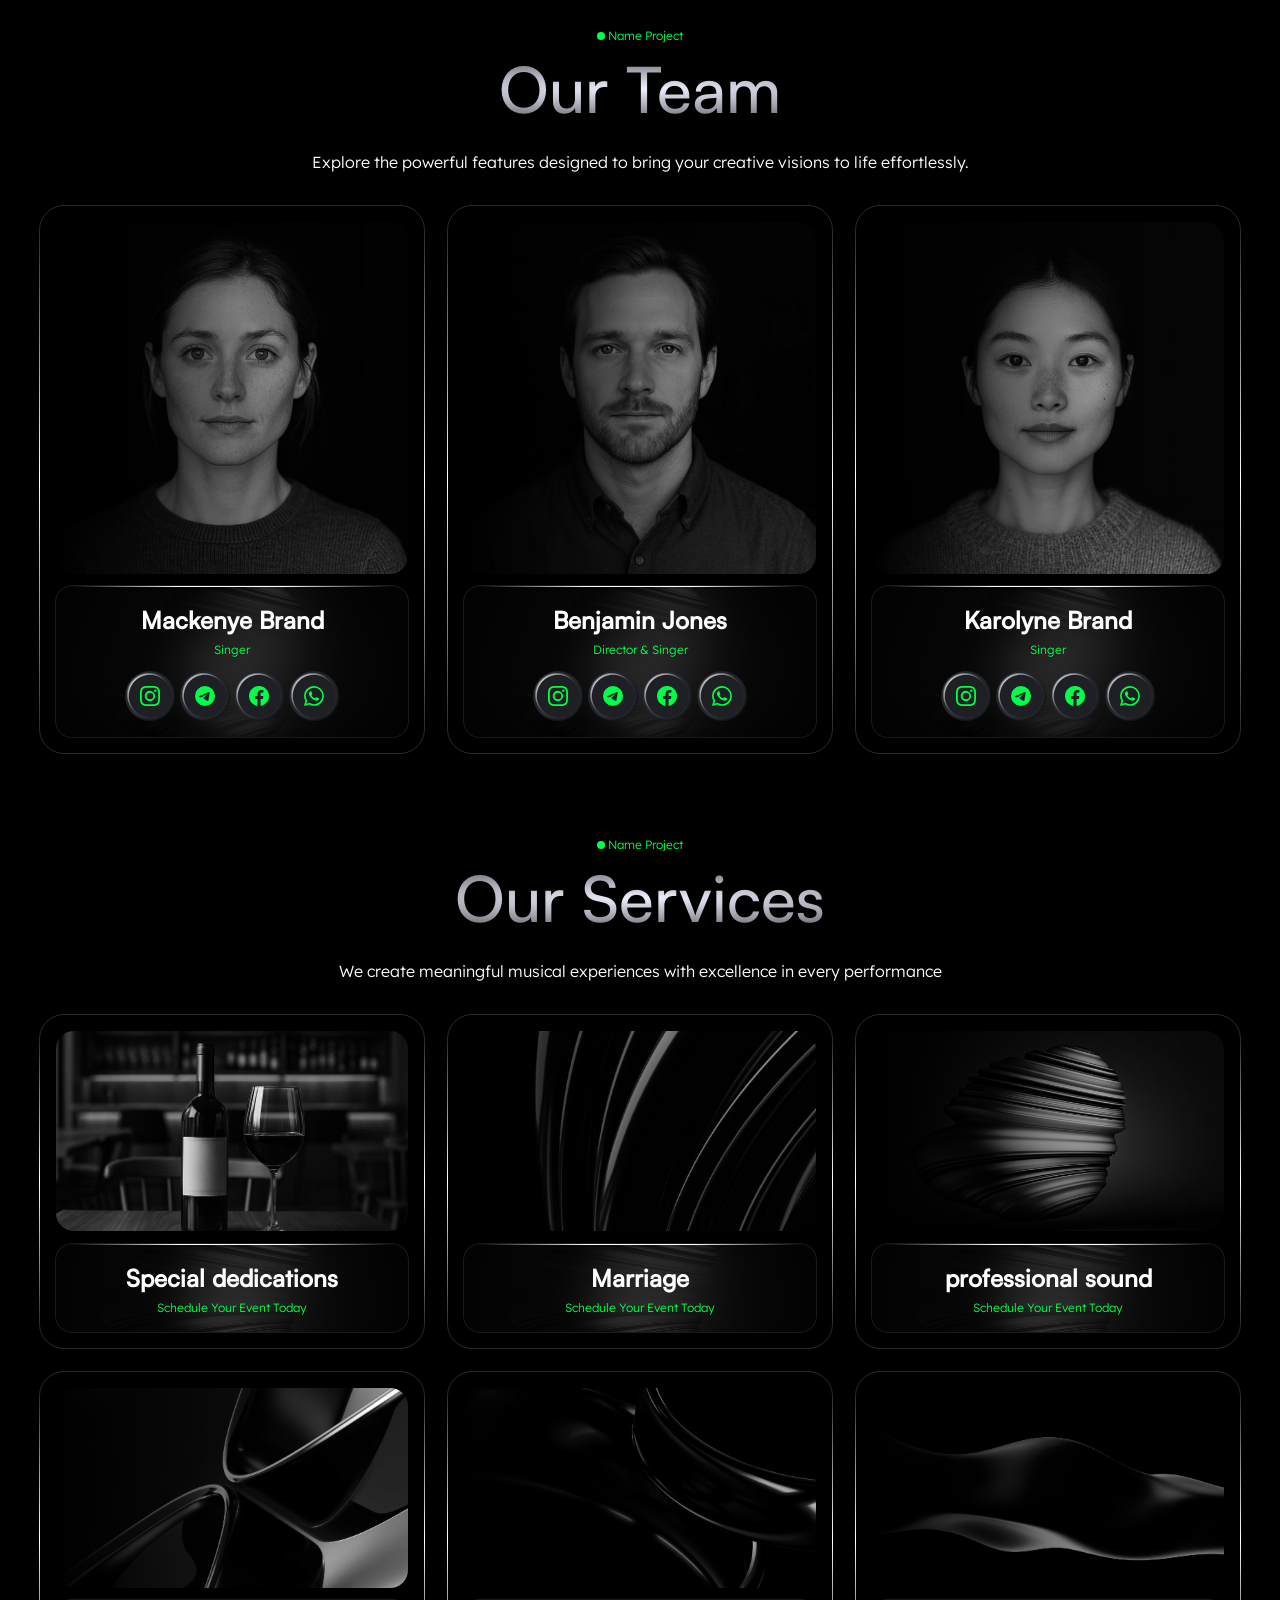
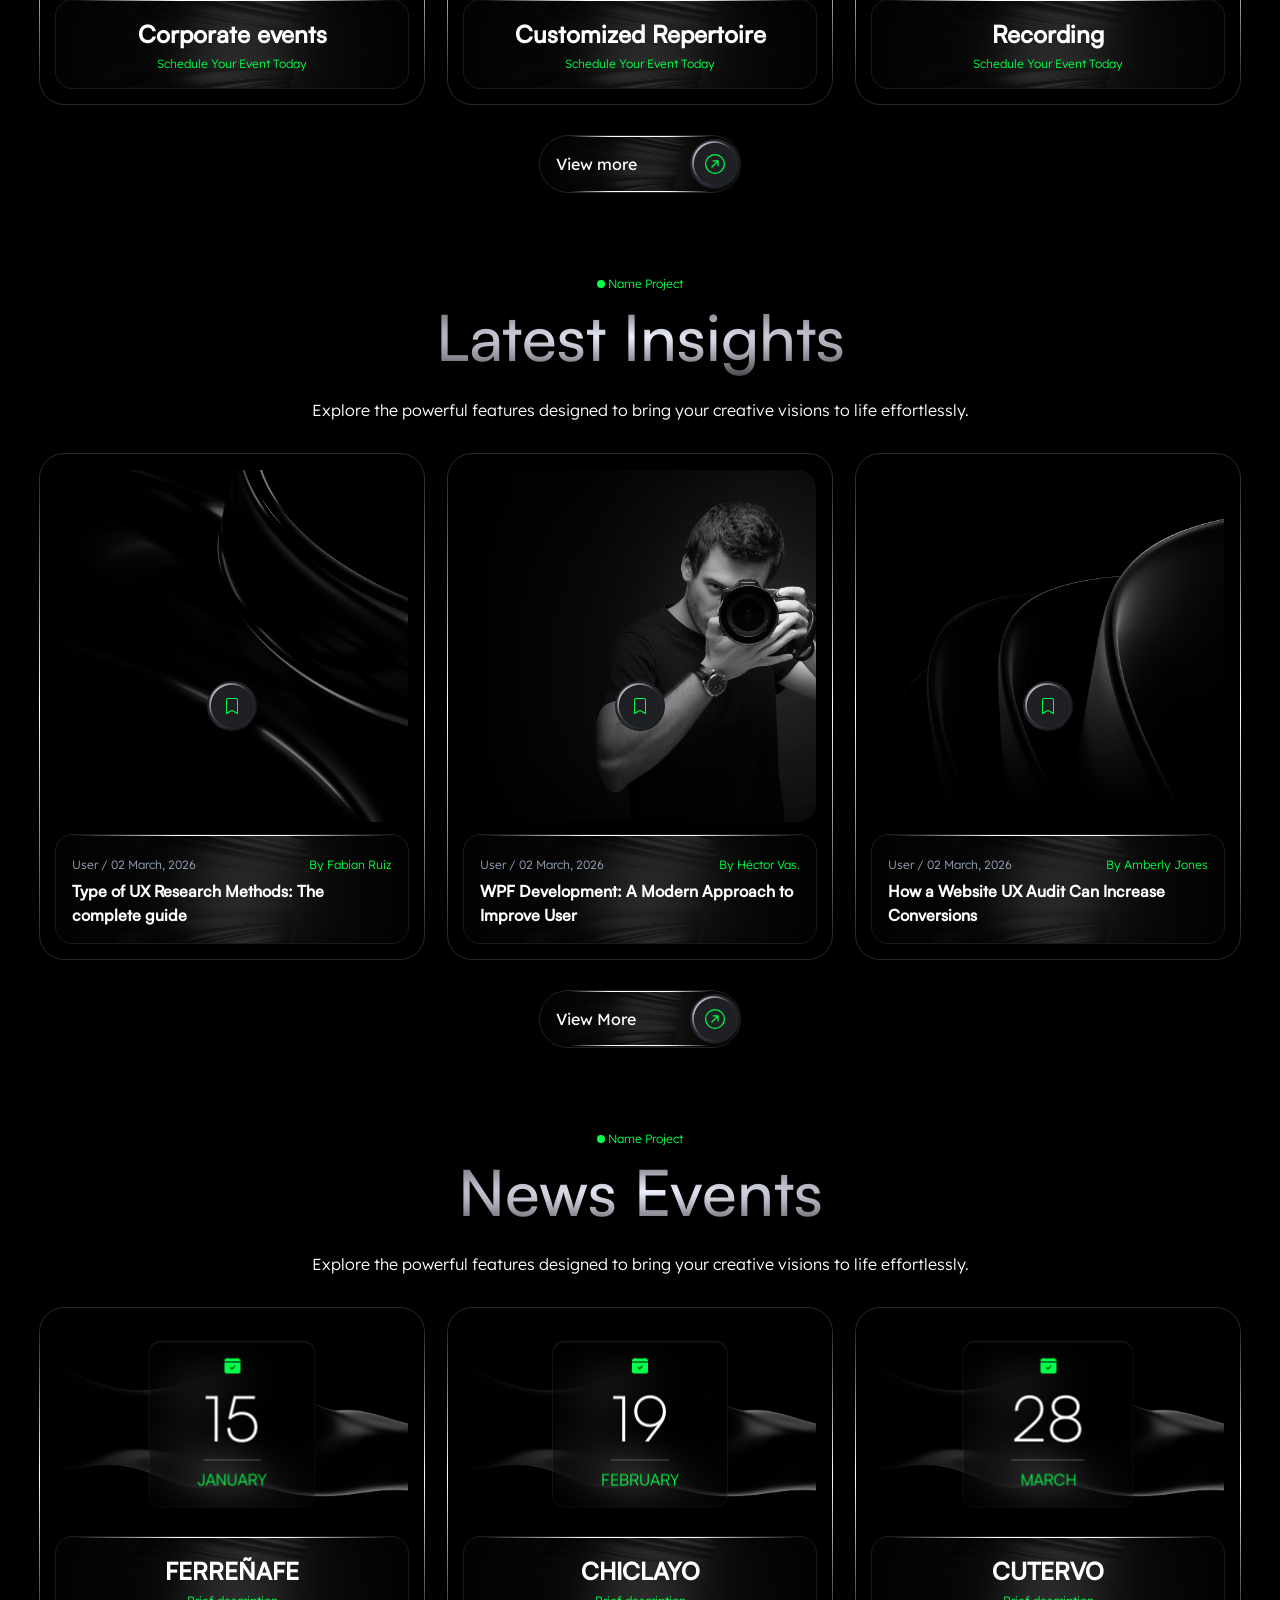
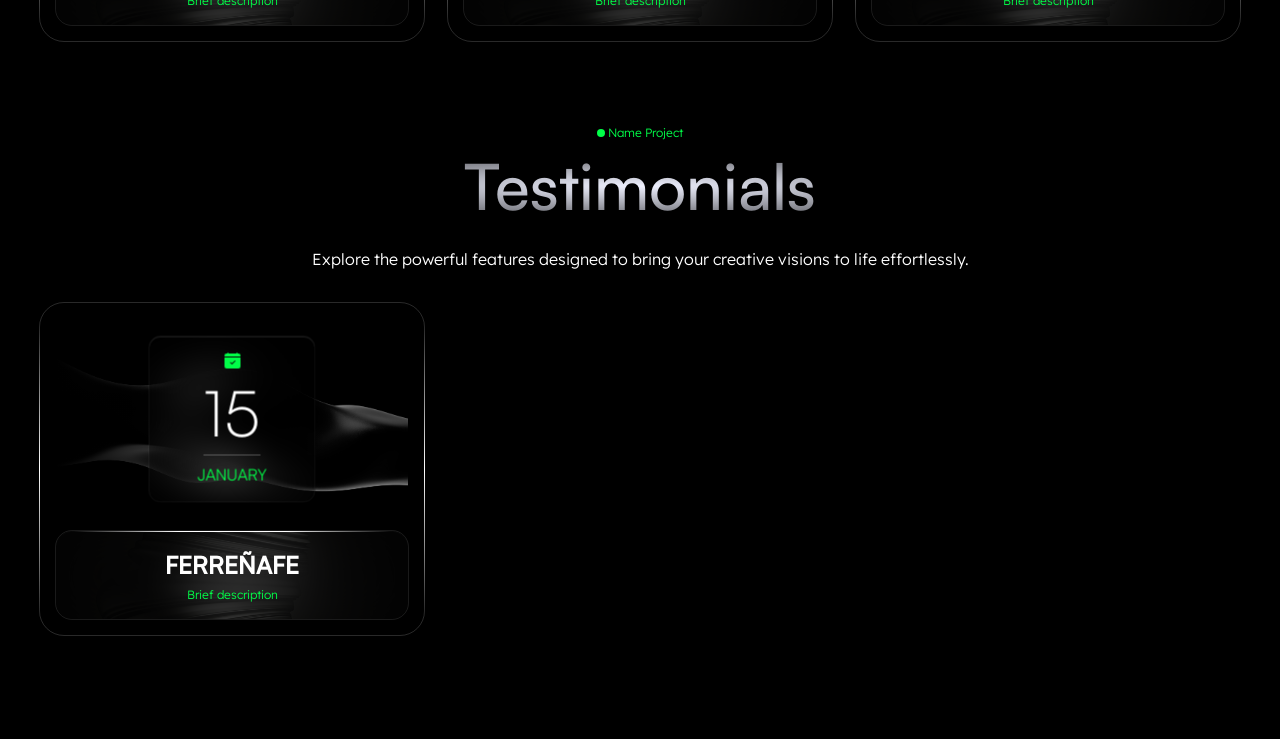
<file: index.html>
<!doctype html>
<html lang="en">
  <head>
    <meta charset="UTF-8" />
    <meta name="viewport" content="width=device-width, initial-scale=1.0" />
    <title>Document</title>
    <link rel="preconnect" href="https://fonts.googleapis.com" />
    <link rel="preconnect" href="https://fonts.gstatic.com" crossorigin />
    <link
      href="https://fonts.googleapis.com/css2?family=Inter:ital,opsz,wght@0,14..32,100..900;1,14..32,100..900&family=Lexend:wght@100..900&display=swap"
      rel="stylesheet"
    />
    <link rel="stylesheet" href="blog.css" />
  </head>
  <body>
    <main class="section-padding">
      <!-- SECTION-TEAM -->
      <section class="team mg-b container">
        <aside class="section-title text-center">
          <small class="brand">
            <span class="brand-circle green-brand"></span>
            <span class="green-brand">Name Project</span>
          </small>
          <h2 class="section-title-h2">Our Team</h2>
          <p class="section-title-p">
            Explore the powerful features designed to bring your creative
            visions to life effortlessly.
          </p>
        </aside>
        <div class="card">
          <aside class="card-container grid-three">
            <!-- PERSON-ONE -->
            <article class="card-item">
              <div class="card-line card-line-l"></div>
              <div class="card-image">
                <img class="card-img" src="assets/f-1.avif" alt="" />
                <div class="card-overlay"></div>
              </div>
              <div class="card-details text-center box-blur-bg">
                <h3 class="title-h3 team-person white-brand">Mackenye Brand</h3>
                <small class="team-funtion green-brand">Singer</small>
                <aside class="socials">
                  <a href="#" class="socials-icons circle-icon-black">
                    <svg
                      class="socials-icon"
                      xmlns="http://www.w3.org/2000/svg"
                      width="16"
                      height="16"
                      fill="currentColor"
                      class="bi bi-instagram"
                      viewBox="0 0 16 16"
                    >
                      <path
                        d="M8 0C5.829 0 5.556.01 4.703.048 3.85.088 3.269.222 2.76.42a3.9 3.9 0 0 0-1.417.923A3.9 3.9 0 0 0 .42 2.76C.222 3.268.087 3.85.048 4.7.01 5.555 0 5.827 0 8.001c0 2.172.01 2.444.048 3.297.04.852.174 1.433.372 1.942.205.526.478.972.923 1.417.444.445.89.719 1.416.923.51.198 1.09.333 1.942.372C5.555 15.99 5.827 16 8 16s2.444-.01 3.298-.048c.851-.04 1.434-.174 1.943-.372a3.9 3.9 0 0 0 1.416-.923c.445-.445.718-.891.923-1.417.197-.509.332-1.09.372-1.942C15.99 10.445 16 10.173 16 8s-.01-2.445-.048-3.299c-.04-.851-.175-1.433-.372-1.941a3.9 3.9 0 0 0-.923-1.417A3.9 3.9 0 0 0 13.24.42c-.51-.198-1.092-.333-1.943-.372C10.443.01 10.172 0 7.998 0zm-.717 1.442h.718c2.136 0 2.389.007 3.232.046.78.035 1.204.166 1.486.275.373.145.64.319.92.599s.453.546.598.92c.11.281.24.705.275 1.485.039.843.047 1.096.047 3.231s-.008 2.389-.047 3.232c-.035.78-.166 1.203-.275 1.485a2.5 2.5 0 0 1-.599.919c-.28.28-.546.453-.92.598-.28.11-.704.24-1.485.276-.843.038-1.096.047-3.232.047s-2.39-.009-3.233-.047c-.78-.036-1.203-.166-1.485-.276a2.5 2.5 0 0 1-.92-.598 2.5 2.5 0 0 1-.6-.92c-.109-.281-.24-.705-.275-1.485-.038-.843-.046-1.096-.046-3.233s.008-2.388.046-3.231c.036-.78.166-1.204.276-1.486.145-.373.319-.64.599-.92s.546-.453.92-.598c.282-.11.705-.24 1.485-.276.738-.034 1.024-.044 2.515-.045zm4.988 1.328a.96.96 0 1 0 0 1.92.96.96 0 0 0 0-1.92m-4.27 1.122a4.109 4.109 0 1 0 0 8.217 4.109 4.109 0 0 0 0-8.217m0 1.441a2.667 2.667 0 1 1 0 5.334 2.667 2.667 0 0 1 0-5.334"
                      />
                    </svg>
                  </a>
                  <a href="#" class="socials-icons circle-icon-black">
                    <svg
                      class="socials-icon"
                      xmlns="http://www.w3.org/2000/svg"
                      width="16"
                      height="16"
                      fill="currentColor"
                      class="bi bi-telegram"
                      viewBox="0 0 16 16"
                    >
                      <path
                        d="M16 8A8 8 0 1 1 0 8a8 8 0 0 1 16 0M8.287 5.906q-1.168.486-4.666 2.01-.567.225-.595.442c-.03.243.275.339.69.47l.175.055c.408.133.958.288 1.243.294q.39.01.868-.32 3.269-2.206 3.374-2.23c.05-.012.12-.026.166.016s.042.12.037.141c-.03.129-1.227 1.241-1.846 1.817-.193.18-.33.307-.358.336a8 8 0 0 1-.188.186c-.38.366-.664.64.015 1.088.327.216.589.393.85.571.284.194.568.387.936.629q.14.092.27.187c.331.236.63.448.997.414.214-.02.435-.22.547-.82.265-1.417.786-4.486.906-5.751a1.4 1.4 0 0 0-.013-.315.34.34 0 0 0-.114-.217.53.53 0 0 0-.31-.093c-.3.005-.763.166-2.984 1.09"
                      />
                    </svg>
                  </a>
                  <a href="#" class="socials-icons circle-icon-black">
                    <svg
                      class="socials-icon"
                      xmlns="http://www.w3.org/2000/svg"
                      width="16"
                      height="16"
                      fill="currentColor"
                      class="bi bi-facebook"
                      viewBox="0 0 16 16"
                    >
                      <path
                        d="M16 8.049c0-4.446-3.582-8.05-8-8.05C3.58 0-.002 3.603-.002 8.05c0 4.017 2.926 7.347 6.75 7.951v-5.625h-2.03V8.05H6.75V6.275c0-2.017 1.195-3.131 3.022-3.131.876 0 1.791.157 1.791.157v1.98h-1.009c-.993 0-1.303.621-1.303 1.258v1.51h2.218l-.354 2.326H9.25V16c3.824-.604 6.75-3.934 6.75-7.951"
                      />
                    </svg>
                  </a>
                  <a href="#" class="socials-icons circle-icon-black">
                    <svg
                      class="socials-icon"
                      xmlns="http://www.w3.org/2000/svg"
                      width="16"
                      height="16"
                      fill="currentColor"
                      class="bi bi-whatsapp"
                      viewBox="0 0 16 16"
                    >
                      <path
                        d="M13.601 2.326A7.85 7.85 0 0 0 7.994 0C3.627 0 .068 3.558.064 7.926c0 1.399.366 2.76 1.057 3.965L0 16l4.204-1.102a7.9 7.9 0 0 0 3.79.965h.004c4.368 0 7.926-3.558 7.93-7.93A7.9 7.9 0 0 0 13.6 2.326zM7.994 14.521a6.6 6.6 0 0 1-3.356-.92l-.24-.144-2.494.654.666-2.433-.156-.251a6.56 6.56 0 0 1-1.007-3.505c0-3.626 2.957-6.584 6.591-6.584a6.56 6.56 0 0 1 4.66 1.931 6.56 6.56 0 0 1 1.928 4.66c-.004 3.639-2.961 6.592-6.592 6.592m3.615-4.934c-.197-.099-1.17-.578-1.353-.646-.182-.065-.315-.099-.445.099-.133.197-.513.646-.627.775-.114.133-.232.148-.43.05-.197-.1-.836-.308-1.592-.985-.59-.525-.985-1.175-1.103-1.372-.114-.198-.011-.304.088-.403.087-.088.197-.232.296-.346.1-.114.133-.198.198-.33.065-.134.034-.248-.015-.347-.05-.099-.445-1.076-.612-1.47-.16-.389-.323-.335-.445-.34-.114-.007-.247-.007-.38-.007a.73.73 0 0 0-.529.247c-.182.198-.691.677-.691 1.654s.71 1.916.81 2.049c.098.133 1.394 2.132 3.383 2.992.47.205.84.326 1.129.418.475.152.904.129 1.246.08.38-.058 1.171-.48 1.338-.943.164-.464.164-.86.114-.943-.049-.084-.182-.133-.38-.232"
                      />
                    </svg>
                  </a>
                </aside>
                <div class="box-blur"></div>
                <div class="card-line-top"></div>
              </div>
              <div class="card-line card-line-r"></div>
            </article>

            <!-- PERSON-TWO -->
            <article class="card-item">
              <div class="card-line card-line-l"></div>
              <div class="card-image">
                <img class="card-img" src="assets/f-2.webp" alt="" />
                <div class="card-overlay"></div>
              </div>
              <div class="card-details text-center box-blur-bg">
                <h3 class="title-h3 white-brand">Benjamin Jones</h3>
                <small class="team-funtion green-brand">
                  Director & Singer
                </small>
                <aside class="socials">
                  <a href="#" class="socials-icons circle-icon-black">
                    <svg
                      class="socials-icon"
                      xmlns="http://www.w3.org/2000/svg"
                      width="16"
                      height="16"
                      fill="currentColor"
                      class="bi bi-instagram"
                      viewBox="0 0 16 16"
                    >
                      <path
                        d="M8 0C5.829 0 5.556.01 4.703.048 3.85.088 3.269.222 2.76.42a3.9 3.9 0 0 0-1.417.923A3.9 3.9 0 0 0 .42 2.76C.222 3.268.087 3.85.048 4.7.01 5.555 0 5.827 0 8.001c0 2.172.01 2.444.048 3.297.04.852.174 1.433.372 1.942.205.526.478.972.923 1.417.444.445.89.719 1.416.923.51.198 1.09.333 1.942.372C5.555 15.99 5.827 16 8 16s2.444-.01 3.298-.048c.851-.04 1.434-.174 1.943-.372a3.9 3.9 0 0 0 1.416-.923c.445-.445.718-.891.923-1.417.197-.509.332-1.09.372-1.942C15.99 10.445 16 10.173 16 8s-.01-2.445-.048-3.299c-.04-.851-.175-1.433-.372-1.941a3.9 3.9 0 0 0-.923-1.417A3.9 3.9 0 0 0 13.24.42c-.51-.198-1.092-.333-1.943-.372C10.443.01 10.172 0 7.998 0zm-.717 1.442h.718c2.136 0 2.389.007 3.232.046.78.035 1.204.166 1.486.275.373.145.64.319.92.599s.453.546.598.92c.11.281.24.705.275 1.485.039.843.047 1.096.047 3.231s-.008 2.389-.047 3.232c-.035.78-.166 1.203-.275 1.485a2.5 2.5 0 0 1-.599.919c-.28.28-.546.453-.92.598-.28.11-.704.24-1.485.276-.843.038-1.096.047-3.232.047s-2.39-.009-3.233-.047c-.78-.036-1.203-.166-1.485-.276a2.5 2.5 0 0 1-.92-.598 2.5 2.5 0 0 1-.6-.92c-.109-.281-.24-.705-.275-1.485-.038-.843-.046-1.096-.046-3.233s.008-2.388.046-3.231c.036-.78.166-1.204.276-1.486.145-.373.319-.64.599-.92s.546-.453.92-.598c.282-.11.705-.24 1.485-.276.738-.034 1.024-.044 2.515-.045zm4.988 1.328a.96.96 0 1 0 0 1.92.96.96 0 0 0 0-1.92m-4.27 1.122a4.109 4.109 0 1 0 0 8.217 4.109 4.109 0 0 0 0-8.217m0 1.441a2.667 2.667 0 1 1 0 5.334 2.667 2.667 0 0 1 0-5.334"
                      />
                    </svg>
                  </a>
                  <a href="#" class="socials-icons circle-icon-black">
                    <svg
                      class="socials-icon"
                      xmlns="http://www.w3.org/2000/svg"
                      width="16"
                      height="16"
                      fill="currentColor"
                      class="bi bi-telegram"
                      viewBox="0 0 16 16"
                    >
                      <path
                        d="M16 8A8 8 0 1 1 0 8a8 8 0 0 1 16 0M8.287 5.906q-1.168.486-4.666 2.01-.567.225-.595.442c-.03.243.275.339.69.47l.175.055c.408.133.958.288 1.243.294q.39.01.868-.32 3.269-2.206 3.374-2.23c.05-.012.12-.026.166.016s.042.12.037.141c-.03.129-1.227 1.241-1.846 1.817-.193.18-.33.307-.358.336a8 8 0 0 1-.188.186c-.38.366-.664.64.015 1.088.327.216.589.393.85.571.284.194.568.387.936.629q.14.092.27.187c.331.236.63.448.997.414.214-.02.435-.22.547-.82.265-1.417.786-4.486.906-5.751a1.4 1.4 0 0 0-.013-.315.34.34 0 0 0-.114-.217.53.53 0 0 0-.31-.093c-.3.005-.763.166-2.984 1.09"
                      />
                    </svg>
                  </a>
                  <a href="#" class="socials-icons circle-icon-black">
                    <svg
                      class="socials-icon"
                      xmlns="http://www.w3.org/2000/svg"
                      width="16"
                      height="16"
                      fill="currentColor"
                      class="bi bi-facebook"
                      viewBox="0 0 16 16"
                    >
                      <path
                        d="M16 8.049c0-4.446-3.582-8.05-8-8.05C3.58 0-.002 3.603-.002 8.05c0 4.017 2.926 7.347 6.75 7.951v-5.625h-2.03V8.05H6.75V6.275c0-2.017 1.195-3.131 3.022-3.131.876 0 1.791.157 1.791.157v1.98h-1.009c-.993 0-1.303.621-1.303 1.258v1.51h2.218l-.354 2.326H9.25V16c3.824-.604 6.75-3.934 6.75-7.951"
                      />
                    </svg>
                  </a>
                  <a href="#" class="socials-icons circle-icon-black">
                    <svg
                      class="socials-icon"
                      xmlns="http://www.w3.org/2000/svg"
                      width="16"
                      height="16"
                      fill="currentColor"
                      class="bi bi-whatsapp"
                      viewBox="0 0 16 16"
                    >
                      <path
                        d="M13.601 2.326A7.85 7.85 0 0 0 7.994 0C3.627 0 .068 3.558.064 7.926c0 1.399.366 2.76 1.057 3.965L0 16l4.204-1.102a7.9 7.9 0 0 0 3.79.965h.004c4.368 0 7.926-3.558 7.93-7.93A7.9 7.9 0 0 0 13.6 2.326zM7.994 14.521a6.6 6.6 0 0 1-3.356-.92l-.24-.144-2.494.654.666-2.433-.156-.251a6.56 6.56 0 0 1-1.007-3.505c0-3.626 2.957-6.584 6.591-6.584a6.56 6.56 0 0 1 4.66 1.931 6.56 6.56 0 0 1 1.928 4.66c-.004 3.639-2.961 6.592-6.592 6.592m3.615-4.934c-.197-.099-1.17-.578-1.353-.646-.182-.065-.315-.099-.445.099-.133.197-.513.646-.627.775-.114.133-.232.148-.43.05-.197-.1-.836-.308-1.592-.985-.59-.525-.985-1.175-1.103-1.372-.114-.198-.011-.304.088-.403.087-.088.197-.232.296-.346.1-.114.133-.198.198-.33.065-.134.034-.248-.015-.347-.05-.099-.445-1.076-.612-1.47-.16-.389-.323-.335-.445-.34-.114-.007-.247-.007-.38-.007a.73.73 0 0 0-.529.247c-.182.198-.691.677-.691 1.654s.71 1.916.81 2.049c.098.133 1.394 2.132 3.383 2.992.47.205.84.326 1.129.418.475.152.904.129 1.246.08.38-.058 1.171-.48 1.338-.943.164-.464.164-.86.114-.943-.049-.084-.182-.133-.38-.232"
                      />
                    </svg>
                  </a>
                </aside>
                <div class="box-blur"></div>
                <div class="card-line-top"></div>
              </div>
              <div class="card-line card-line-r"></div>
            </article>

            <!-- PERSOM-THREE -->
            <article class="card-item">
              <div class="card-line card-line-l"></div>
              <div class="card-image">
                <img class="card-img" src="assets/f-3.avif" alt="" />
                <div class="card-overlay"></div>
              </div>
              <div class="card-details text-center box-blur-bg">
                <h3 class="title-h3 team-person white-brand">Karolyne Brand</h3>
                <small class="team-funtion green-brand">Singer</small>
                <aside class="socials">
                  <a href="#" class="socials-icons circle-icon-black">
                    <svg
                      class="socials-icon"
                      xmlns="http://www.w3.org/2000/svg"
                      width="16"
                      height="16"
                      fill="currentColor"
                      class="bi bi-instagram"
                      viewBox="0 0 16 16"
                    >
                      <path
                        d="M8 0C5.829 0 5.556.01 4.703.048 3.85.088 3.269.222 2.76.42a3.9 3.9 0 0 0-1.417.923A3.9 3.9 0 0 0 .42 2.76C.222 3.268.087 3.85.048 4.7.01 5.555 0 5.827 0 8.001c0 2.172.01 2.444.048 3.297.04.852.174 1.433.372 1.942.205.526.478.972.923 1.417.444.445.89.719 1.416.923.51.198 1.09.333 1.942.372C5.555 15.99 5.827 16 8 16s2.444-.01 3.298-.048c.851-.04 1.434-.174 1.943-.372a3.9 3.9 0 0 0 1.416-.923c.445-.445.718-.891.923-1.417.197-.509.332-1.09.372-1.942C15.99 10.445 16 10.173 16 8s-.01-2.445-.048-3.299c-.04-.851-.175-1.433-.372-1.941a3.9 3.9 0 0 0-.923-1.417A3.9 3.9 0 0 0 13.24.42c-.51-.198-1.092-.333-1.943-.372C10.443.01 10.172 0 7.998 0zm-.717 1.442h.718c2.136 0 2.389.007 3.232.046.78.035 1.204.166 1.486.275.373.145.64.319.92.599s.453.546.598.92c.11.281.24.705.275 1.485.039.843.047 1.096.047 3.231s-.008 2.389-.047 3.232c-.035.78-.166 1.203-.275 1.485a2.5 2.5 0 0 1-.599.919c-.28.28-.546.453-.92.598-.28.11-.704.24-1.485.276-.843.038-1.096.047-3.232.047s-2.39-.009-3.233-.047c-.78-.036-1.203-.166-1.485-.276a2.5 2.5 0 0 1-.92-.598 2.5 2.5 0 0 1-.6-.92c-.109-.281-.24-.705-.275-1.485-.038-.843-.046-1.096-.046-3.233s.008-2.388.046-3.231c.036-.78.166-1.204.276-1.486.145-.373.319-.64.599-.92s.546-.453.92-.598c.282-.11.705-.24 1.485-.276.738-.034 1.024-.044 2.515-.045zm4.988 1.328a.96.96 0 1 0 0 1.92.96.96 0 0 0 0-1.92m-4.27 1.122a4.109 4.109 0 1 0 0 8.217 4.109 4.109 0 0 0 0-8.217m0 1.441a2.667 2.667 0 1 1 0 5.334 2.667 2.667 0 0 1 0-5.334"
                      />
                    </svg>
                  </a>
                  <a href="#" class="socials-icons circle-icon-black">
                    <svg
                      class="socials-icon"
                      xmlns="http://www.w3.org/2000/svg"
                      width="16"
                      height="16"
                      fill="currentColor"
                      class="bi bi-telegram"
                      viewBox="0 0 16 16"
                    >
                      <path
                        d="M16 8A8 8 0 1 1 0 8a8 8 0 0 1 16 0M8.287 5.906q-1.168.486-4.666 2.01-.567.225-.595.442c-.03.243.275.339.69.47l.175.055c.408.133.958.288 1.243.294q.39.01.868-.32 3.269-2.206 3.374-2.23c.05-.012.12-.026.166.016s.042.12.037.141c-.03.129-1.227 1.241-1.846 1.817-.193.18-.33.307-.358.336a8 8 0 0 1-.188.186c-.38.366-.664.64.015 1.088.327.216.589.393.85.571.284.194.568.387.936.629q.14.092.27.187c.331.236.63.448.997.414.214-.02.435-.22.547-.82.265-1.417.786-4.486.906-5.751a1.4 1.4 0 0 0-.013-.315.34.34 0 0 0-.114-.217.53.53 0 0 0-.31-.093c-.3.005-.763.166-2.984 1.09"
                      />
                    </svg>
                  </a>
                  <a href="#" class="socials-icons circle-icon-black">
                    <svg
                      class="socials-icon"
                      xmlns="http://www.w3.org/2000/svg"
                      width="16"
                      height="16"
                      fill="currentColor"
                      class="bi bi-facebook"
                      viewBox="0 0 16 16"
                    >
                      <path
                        d="M16 8.049c0-4.446-3.582-8.05-8-8.05C3.58 0-.002 3.603-.002 8.05c0 4.017 2.926 7.347 6.75 7.951v-5.625h-2.03V8.05H6.75V6.275c0-2.017 1.195-3.131 3.022-3.131.876 0 1.791.157 1.791.157v1.98h-1.009c-.993 0-1.303.621-1.303 1.258v1.51h2.218l-.354 2.326H9.25V16c3.824-.604 6.75-3.934 6.75-7.951"
                      />
                    </svg>
                  </a>
                  <a href="#" class="socials-icons circle-icon-black">
                    <svg
                      class="socials-icon"
                      xmlns="http://www.w3.org/2000/svg"
                      width="16"
                      height="16"
                      fill="currentColor"
                      class="bi bi-whatsapp"
                      viewBox="0 0 16 16"
                    >
                      <path
                        d="M13.601 2.326A7.85 7.85 0 0 0 7.994 0C3.627 0 .068 3.558.064 7.926c0 1.399.366 2.76 1.057 3.965L0 16l4.204-1.102a7.9 7.9 0 0 0 3.79.965h.004c4.368 0 7.926-3.558 7.93-7.93A7.9 7.9 0 0 0 13.6 2.326zM7.994 14.521a6.6 6.6 0 0 1-3.356-.92l-.24-.144-2.494.654.666-2.433-.156-.251a6.56 6.56 0 0 1-1.007-3.505c0-3.626 2.957-6.584 6.591-6.584a6.56 6.56 0 0 1 4.66 1.931 6.56 6.56 0 0 1 1.928 4.66c-.004 3.639-2.961 6.592-6.592 6.592m3.615-4.934c-.197-.099-1.17-.578-1.353-.646-.182-.065-.315-.099-.445.099-.133.197-.513.646-.627.775-.114.133-.232.148-.43.05-.197-.1-.836-.308-1.592-.985-.59-.525-.985-1.175-1.103-1.372-.114-.198-.011-.304.088-.403.087-.088.197-.232.296-.346.1-.114.133-.198.198-.33.065-.134.034-.248-.015-.347-.05-.099-.445-1.076-.612-1.47-.16-.389-.323-.335-.445-.34-.114-.007-.247-.007-.38-.007a.73.73 0 0 0-.529.247c-.182.198-.691.677-.691 1.654s.71 1.916.81 2.049c.098.133 1.394 2.132 3.383 2.992.47.205.84.326 1.129.418.475.152.904.129 1.246.08.38-.058 1.171-.48 1.338-.943.164-.464.164-.86.114-.943-.049-.084-.182-.133-.38-.232"
                      />
                    </svg>
                  </a>
                </aside>
                <div class="box-blur"></div>
                <div class="card-line-top"></div>
              </div>
              <div class="card-line card-line-r"></div>
            </article>
          </aside>
        </div>
      </section>

      <!-- SECTION SERVICES -->
      <section class="services mg-b container">
        <aside class="section-title text-center">
          <small class="brand">
            <span class="brand-circle green-brand"></span>
            <span class="green-brand">Name Project</span>
          </small>
          <h2 class="section-title-h2">Our Services</h2>
          <p class="section-title-p">
            We create meaningful musical experiences with excellence in every
            performance
          </p>
        </aside>
        <div class="card container">
          <aside class="card-container grid-three">
            <!-- SERVICE-1 -->
            <article class="card-item">
              <div class="card-line card-line-l"></div>
              <div class="card-image">
                <img
                  class="card-img services-img"
                  src="assets/services-2.avif"
                  alt=""
                />
              </div>
              <div class="card-details box-blur-bg">
                <aside class="services-date text-center">
                  <h3 class="title-h3">Special dedications</h3>
                  <small class="green-brand">Schedule Your Event Today</small>
                  <div class="box-blur"></div>
                </aside>
                <div class="card-line-top"></div>
              </div>
              <div class="card-line card-line-r"></div>
            </article>

            <!-- SERVICE-2 -->
            <article class="card-item">
              <div class="card-line card-line-l"></div>
              <div class="card-image">
                <img
                  class="card-img services-img"
                  src="assets/services-6.avif"
                  alt=""
                />
                <div class="card-overlay"></div>
              </div>
              <div class="card-details box-blur-bg">
                <aside class="services-date text-center">
                  <h3 class="title-h3">Marriage</h3>
                  <small class="green-brand">Schedule Your Event Today</small>
                  <div class="box-blur"></div>
                </aside>
                <div class="card-line-top"></div>
              </div>
              <div class="card-line card-line-r"></div>
            </article>

            <!-- SERVICE-3 -->
            <article class="card-item">
              <div class="card-line card-line-l"></div>
              <div class="card-image">
                <img
                  class="card-img services-img"
                  src="assets/services-3.avif"
                  alt=""
                />
                <div class="card-overlay"></div>
              </div>
              <div class="card-details box-blur-bg">
                <aside class="services-date text-center">
                  <h3 class="title-h3">professional sound</h3>
                  <small class="green-brand">Schedule Your Event Today</small>
                  <div class="box-blur"></div>
                </aside>
                <div class="card-line-top"></div>
              </div>
              <div class="card-line card-line-r"></div>
            </article>

            <!-- SERVICE-4 -->
            <article class="card-item">
              <div class="card-line card-line-l"></div>
              <div class="card-image">
                <img
                  class="card-img services-img"
                  src="assets/services-1.avif"
                  alt=""
                />
                <div class="card-overlay"></div>
              </div>
              <div class="card-details box-blur-bg">
                <aside class="services-date text-center">
                  <h3 class="title-h3">Corporate events</h3>
                  <small class="green-brand">Schedule Your Event Today</small>
                  <div class="box-blur"></div>
                </aside>
                <div class="card-line-top"></div>
              </div>
              <div class="card-line card-line-r"></div>
            </article>

            <!-- SERVICE-5 -->
            <article class="card-item">
              <div class="card-line card-line-l"></div>
              <div class="card-image">
                <img
                  class="card-img services-img"
                  src="assets/d-2.avif"
                  alt=""
                />
                <div class="card-overlay"></div>
              </div>
              <div class="card-details box-blur-bg">
                <aside class="services-date text-center">
                  <h3 class="title-h3">Customized Repertoire</h3>
                  <small class="green-brand">Schedule Your Event Today</small>
                  <div class="box-blur"></div>
                </aside>
                <div class="card-line-top"></div>
              </div>
              <div class="card-line card-line-r"></div>
            </article>

            <!-- SERVICE-6 -->
            <article class="card-item">
              <div class="card-line card-line-l"></div>
              <div class="card-image">
                <img
                  class="card-img services-img"
                  src="assets/services-4.avif"
                  alt=""
                />
                <div class="card-overlay"></div>
              </div>
              <div class="card-details box-blur-bg">
                <aside class="services-date text-center">
                  <h3 class="title-h3">Recording</h3>
                  <small class="green-brand">Schedule Your Event Today</small>
                  <div class="box-blur"></div>
                </aside>
                <div class="card-line-top"></div>
              </div>
              <div class="card-line card-line-r"></div>
            </article>
          </aside>
        </div>
        <!-- CTA-BTN -->
        <div>
          <a href="#" class="cta">
            <div class="cta-container box-blur-bg">
              <aside class="cta-box">
                <p>View more</p>
                <div class="cta-icon circle-icon-black">
                  <svg
                    xmlns="http://www.w3.org/2000/svg"
                    width="20"
                    height="20"
                    fill="currentColor"
                    class="bi bi-arrow-up-right-circle"
                    viewBox="0 0 16 16"
                  >
                    <path
                      fill-rule="evenodd"
                      d="M1 8a7 7 0 1 0 14 0A7 7 0 0 0 1 8m15 0A8 8 0 1 1 0 8a8 8 0 0 1 16 0M5.854 10.803a.5.5 0 1 1-.708-.707L9.243 6H6.475a.5.5 0 1 1 0-1h3.975a.5.5 0 0 1 .5.5v3.975a.5.5 0 1 1-1 0V6.707z"
                    />
                  </svg>
                </div>
              </aside>
              <div class="box-blur"></div>
              <div class="line-top-cta"></div>
              <div class="line-bottom-cta"></div>
            </div>
          </a>
        </div>
      </section>

      <!-- SECTION BLOG -->
      <section class="blog mg-b container">
        <aside class="section-title text-center">
          <small class="brand">
            <span class="brand-circle green-brand"></span>
            <span class="green-brand">Name Project</span>
          </small>
          <h2 class="section-title-h2">Latest Insights</h2>
          <p class="section-title-p">
            Explore the powerful features designed to bring your creative
            visions to life effortlessly.
          </p>
        </aside>
        <div class="card">
          <aside class="card-container grid-three">
            <!-- ARTICLE-1 -->
            <article class="card-item">
              <div class="card-line card-line-l"></div>
              <div class="card-image">
                <img class="card-img" src="assets/d-2.avif" alt="" />
                <div class="card-overlay"></div>
              </div>
              <div class="blog-icon circle-icon-black">
                <svg
                  xmlns="http://www.w3.org/2000/svg"
                  width="16"
                  height="16"
                  fill="currentColor"
                  class="bi bi-bookmark"
                  viewBox="0 0 16 16"
                >
                  <path
                    d="M2 2a2 2 0 0 1 2-2h8a2 2 0 0 1 2 2v13.5a.5.5 0 0 1-.777.416L8 13.101l-5.223 2.815A.5.5 0 0 1 2 15.5zm2-1a1 1 0 0 0-1 1v12.566l4.723-2.482a.5.5 0 0 1 .554 0L13 14.566V2a1 1 0 0 0-1-1z"
                  />
                </svg>
              </div>
              <div class="card-details box-blur-bg">
                <span class="blog-date">
                  <small class="blog-date-bold">User / 02 March, 2026</small>
                  <small class="blog-date-person green-brand">
                    By Fabian Ruiz
                  </small>
                </span>
                <h4 class="white-brand">
                  Type of UX Research Methods: The complete guide
                </h4>
                <div class="box-blur"></div>
                <div class="card-line-top"></div>
              </div>
              <div class="card-line card-line-r"></div>
            </article>

            <!-- ARTICLE-2 -->
            <article class="card-item">
              <div class="card-line card-line-l"></div>
              <div class="card-image">
                <img class="card-img" src="assets/img-5.jpg" alt="" />
                <!-- <video
                  src="assets/video.mp4"
                  loop
                  preload="auto"
                  playsinline=""
                  autoplay=""
                ></video> -->
                <div class="card-overlay"></div>
              </div>
              <div class="blog-icon circle-icon-black">
                <svg
                  xmlns="http://www.w3.org/2000/svg"
                  width="16"
                  height="16"
                  fill="currentColor"
                  class="bi bi-bookmark"
                  viewBox="0 0 16 16"
                >
                  <path
                    d="M2 2a2 2 0 0 1 2-2h8a2 2 0 0 1 2 2v13.5a.5.5 0 0 1-.777.416L8 13.101l-5.223 2.815A.5.5 0 0 1 2 15.5zm2-1a1 1 0 0 0-1 1v12.566l4.723-2.482a.5.5 0 0 1 .554 0L13 14.566V2a1 1 0 0 0-1-1z"
                  />
                </svg>
              </div>
              <div class="card-details box-blur-bg">
                <span class="blog-date">
                  <small class="blog-date-bold">User / 02 March, 2026</small>
                  <small class="blog-date-person green-brand">
                    By Héctor Vas.
                  </small>
                </span>
                <h4 class="white-brand">
                  WPF Development: A Modern Approach to Improve User
                </h4>
                <div class="box-blur"></div>
                <div class="card-line-top"></div>
              </div>
              <div class="card-line card-line-r"></div>
            </article>
            <!-- ARTICLE-3 -->
            <article class="card-item">
              <div class="card-line card-line-l"></div>
              <div class="card-image">
                <img class="card-img" src="assets/l-4.png" alt="" />
                <div class="card-overlay"></div>
              </div>
              <div class="blog-icon circle-icon-black">
                <svg
                  xmlns="http://www.w3.org/2000/svg"
                  width="16"
                  height="16"
                  fill="currentColor"
                  class="bi bi-bookmark"
                  viewBox="0 0 16 16"
                >
                  <path
                    d="M2 2a2 2 0 0 1 2-2h8a2 2 0 0 1 2 2v13.5a.5.5 0 0 1-.777.416L8 13.101l-5.223 2.815A.5.5 0 0 1 2 15.5zm2-1a1 1 0 0 0-1 1v12.566l4.723-2.482a.5.5 0 0 1 .554 0L13 14.566V2a1 1 0 0 0-1-1z"
                  />
                </svg>
              </div>
              <div class="card-details box-blur-bg">
                <span class="blog-date">
                  <small class="blog-date-bold">User / 02 March, 2026</small>
                  <small class="blog-date-person green-brand">
                    By Amberly Jones
                  </small>
                </span>
                <h4 class="white-brand">
                  How a Website UX Audit Can Increase Conversions
                </h4>
                <div class="box-blur"></div>
                <div class="card-line-top"></div>
              </div>
              <div class="card-line card-line-r"></div>
            </article>
          </aside>
        </div>
        <!-- CTA-BTN -->
        <div>
          <a href="#" class="cta">
            <div class="cta-container box-blur-bg">
              <aside class="cta-box">
                <p>View More</p>
                <div class="cta-icon circle-icon-black">
                  <svg
                    xmlns="http://www.w3.org/2000/svg"
                    width="20"
                    height="20"
                    fill="currentColor"
                    class="bi bi-arrow-up-right-circle"
                    viewBox="0 0 16 16"
                  >
                    <path
                      fill-rule="evenodd"
                      d="M1 8a7 7 0 1 0 14 0A7 7 0 0 0 1 8m15 0A8 8 0 1 1 0 8a8 8 0 0 1 16 0M5.854 10.803a.5.5 0 1 1-.708-.707L9.243 6H6.475a.5.5 0 1 1 0-1h3.975a.5.5 0 0 1 .5.5v3.975a.5.5 0 1 1-1 0V6.707z"
                    />
                  </svg>
                </div>
              </aside>
              <div class="box-blur"></div>
              <div class="line-top-cta"></div>
              <div class="line-bottom-cta"></div>
            </div>
          </a>
        </div>
      </section>

      <!-- EVENTS -->
      <section class="events mg-b container">
        <aside class="section-title text-center">
          <small class="brand">
            <span class="brand-circle green-brand"></span>
            <span class="green-brand">Name Project</span>
          </small>
          <h2 class="section-title-h2">News Events</h2>
          <p class="section-title-p">
            Explore the powerful features designed to bring your creative
            visions to life effortlessly.
          </p>
        </aside>
        <div class="card">
          <aside class="card-container grid-three">
            <!-- EVENTS-1 -->
            <article class="card-item events-item">
              <div class="card-line card-line-l"></div>
              <div class="card-image events-image">
                <img
                  class="card-img events-img"
                  src="assets/services-4.avif"
                  alt=""
                />
                <div class="card-overlay"></div>

                <div class="events-date text-center">
                  <svg
                    class="events-icon"
                    xmlns="http://www.w3.org/2000/svg"
                    width="16"
                    height="16"
                    fill="currentColor"
                    class="bi bi-calendar-check-fill"
                    viewBox="0 0 16 16"
                  >
                    <path
                      d="M4 .5a.5.5 0 0 0-1 0V1H2a2 2 0 0 0-2 2v1h16V3a2 2 0 0 0-2-2h-1V.5a.5.5 0 0 0-1 0V1H4zM16 14V5H0v9a2 2 0 0 0 2 2h12a2 2 0 0 0 2-2m-5.146-5.146-3 3a.5.5 0 0 1-.708 0l-1.5-1.5a.5.5 0 0 1 .708-.708L7.5 10.793l2.646-2.647a.5.5 0 0 1 .708.708"
                    />
                  </svg>
                  <div class="events-number">15</div>
                  <div class="events-month">JANUARY</div>
                </div>
              </div>

              <div class="card-details text-center box-blur-bg">
                <h3 class="title-h3">FERREÑAFE</h3>
                <small class="green-brand">Brief description</small>
                <div class="box-blur"></div>
                <div class="card-line-top"></div>
              </div>
              <div class="card-line card-line-r"></div>
            </article>

            <!-- EVENTS-2 -->
            <article class="card-item events-item">
              <div class="card-line card-line-l"></div>
              <div class="card-image events-image">
                <img
                  class="card-img events-img"
                  src="assets/services-4.avif"
                  alt=""
                />
                <div class="card-overlay"></div>

                <div class="events-date text-center">
                  <svg
                    class="events-icon"
                    xmlns="http://www.w3.org/2000/svg"
                    width="16"
                    height="16"
                    fill="currentColor"
                    class="bi bi-calendar-check-fill"
                    viewBox="0 0 16 16"
                  >
                    <path
                      d="M4 .5a.5.5 0 0 0-1 0V1H2a2 2 0 0 0-2 2v1h16V3a2 2 0 0 0-2-2h-1V.5a.5.5 0 0 0-1 0V1H4zM16 14V5H0v9a2 2 0 0 0 2 2h12a2 2 0 0 0 2-2m-5.146-5.146-3 3a.5.5 0 0 1-.708 0l-1.5-1.5a.5.5 0 0 1 .708-.708L7.5 10.793l2.646-2.647a.5.5 0 0 1 .708.708"
                    />
                  </svg>
                  <div class="events-number">19</div>
                  <div class="events-month">FEBRUARY</div>
                </div>
              </div>

              <div class="card-details text-center box-blur-bg">
                <h3 class="title-h3">CHICLAYO</h3>
                <small class="green-brand">Brief description</small>
                <div class="box-blur"></div>
                <div class="card-line-top"></div>
              </div>
              <div class="card-line card-line-r"></div>
            </article>

            <article class="card-item events-item">
              <div class="card-line card-line-l"></div>

              <div class="card-image events-image">
                <img
                  class="card-img events-img"
                  src="assets/services-4.avif"
                  alt=""
                />
                <div class="card-overlay"></div>

                <div class="events-date text-center">
                  <svg
                    class="events-icon"
                    xmlns="http://www.w3.org/2000/svg"
                    width="16"
                    height="16"
                    fill="currentColor"
                    class="bi bi-calendar-check-fill"
                    viewBox="0 0 16 16"
                  >
                    <path
                      d="M4 .5a.5.5 0 0 0-1 0V1H2a2 2 0 0 0-2 2v1h16V3a2 2 0 0 0-2-2h-1V.5a.5.5 0 0 0-1 0V1H4zM16 14V5H0v9a2 2 0 0 0 2 2h12a2 2 0 0 0 2-2m-5.146-5.146-3 3a.5.5 0 0 1-.708 0l-1.5-1.5a.5.5 0 0 1 .708-.708L7.5 10.793l2.646-2.647a.5.5 0 0 1 .708.708"
                    />
                  </svg>
                  <div class="events-number">28</div>
                  <div class="events-month">MARCH</div>
                </div>
              </div>

              <div class="card-details text-center box-blur-bg">
                <h3 class="title-h3">CUTERVO</h3>
                <small class="green-brand">Brief description</small>
                <div class="box-blur"></div>
                <div class="card-line-top"></div>
              </div>
              <div class="card-line card-line-r"></div>
            </article>
          </aside>
        </div>
      </section>

      <!-- TESTIMONIALS -->
      <section class="testimonials mg-b container">
        <aside class="section-title text-center">
          <small class="brand">
            <span class="brand-circle green-brand"></span>
            <span class="green-brand">Name Project</span>
          </small>
          <h2 class="section-title-h2">Testimonials</h2>
          <p class="section-title-p">
            Explore the powerful features designed to bring your creative
            visions to life effortlessly.
          </p>
        </aside>
        <div class="card">
          <aside class="card-container grid-three">
            <!-- EVENTS-1 -->
            <article class="card-item events-item">
              <div class="card-line card-line-l"></div>
              <div class="card-image events-image">
                <img
                  class="card-img events-img"
                  src="assets/services-4.avif"
                  alt=""
                />
                <div class="card-overlay"></div>

                <div class="events-date text-center">
                  <svg
                    class="events-icon"
                    xmlns="http://www.w3.org/2000/svg"
                    width="16"
                    height="16"
                    fill="currentColor"
                    class="bi bi-calendar-check-fill"
                    viewBox="0 0 16 16"
                  >
                    <path
                      d="M4 .5a.5.5 0 0 0-1 0V1H2a2 2 0 0 0-2 2v1h16V3a2 2 0 0 0-2-2h-1V.5a.5.5 0 0 0-1 0V1H4zM16 14V5H0v9a2 2 0 0 0 2 2h12a2 2 0 0 0 2-2m-5.146-5.146-3 3a.5.5 0 0 1-.708 0l-1.5-1.5a.5.5 0 0 1 .708-.708L7.5 10.793l2.646-2.647a.5.5 0 0 1 .708.708"
                    />
                  </svg>
                  <div class="events-number">15</div>
                  <div class="events-month">JANUARY</div>
                </div>
              </div>

              <div class="card-details text-center box-blur-bg">
                <h3 class="title-h3">FERREÑAFE</h3>
                <small class="green-brand">Brief description</small>
                <div class="box-blur"></div>
                <div class="card-line-top"></div>
              </div>
              <div class="card-line card-line-r"></div>
            </article>
          </aside>
        </div>
      </section>
    </main>
  </body>
</html>
</file>
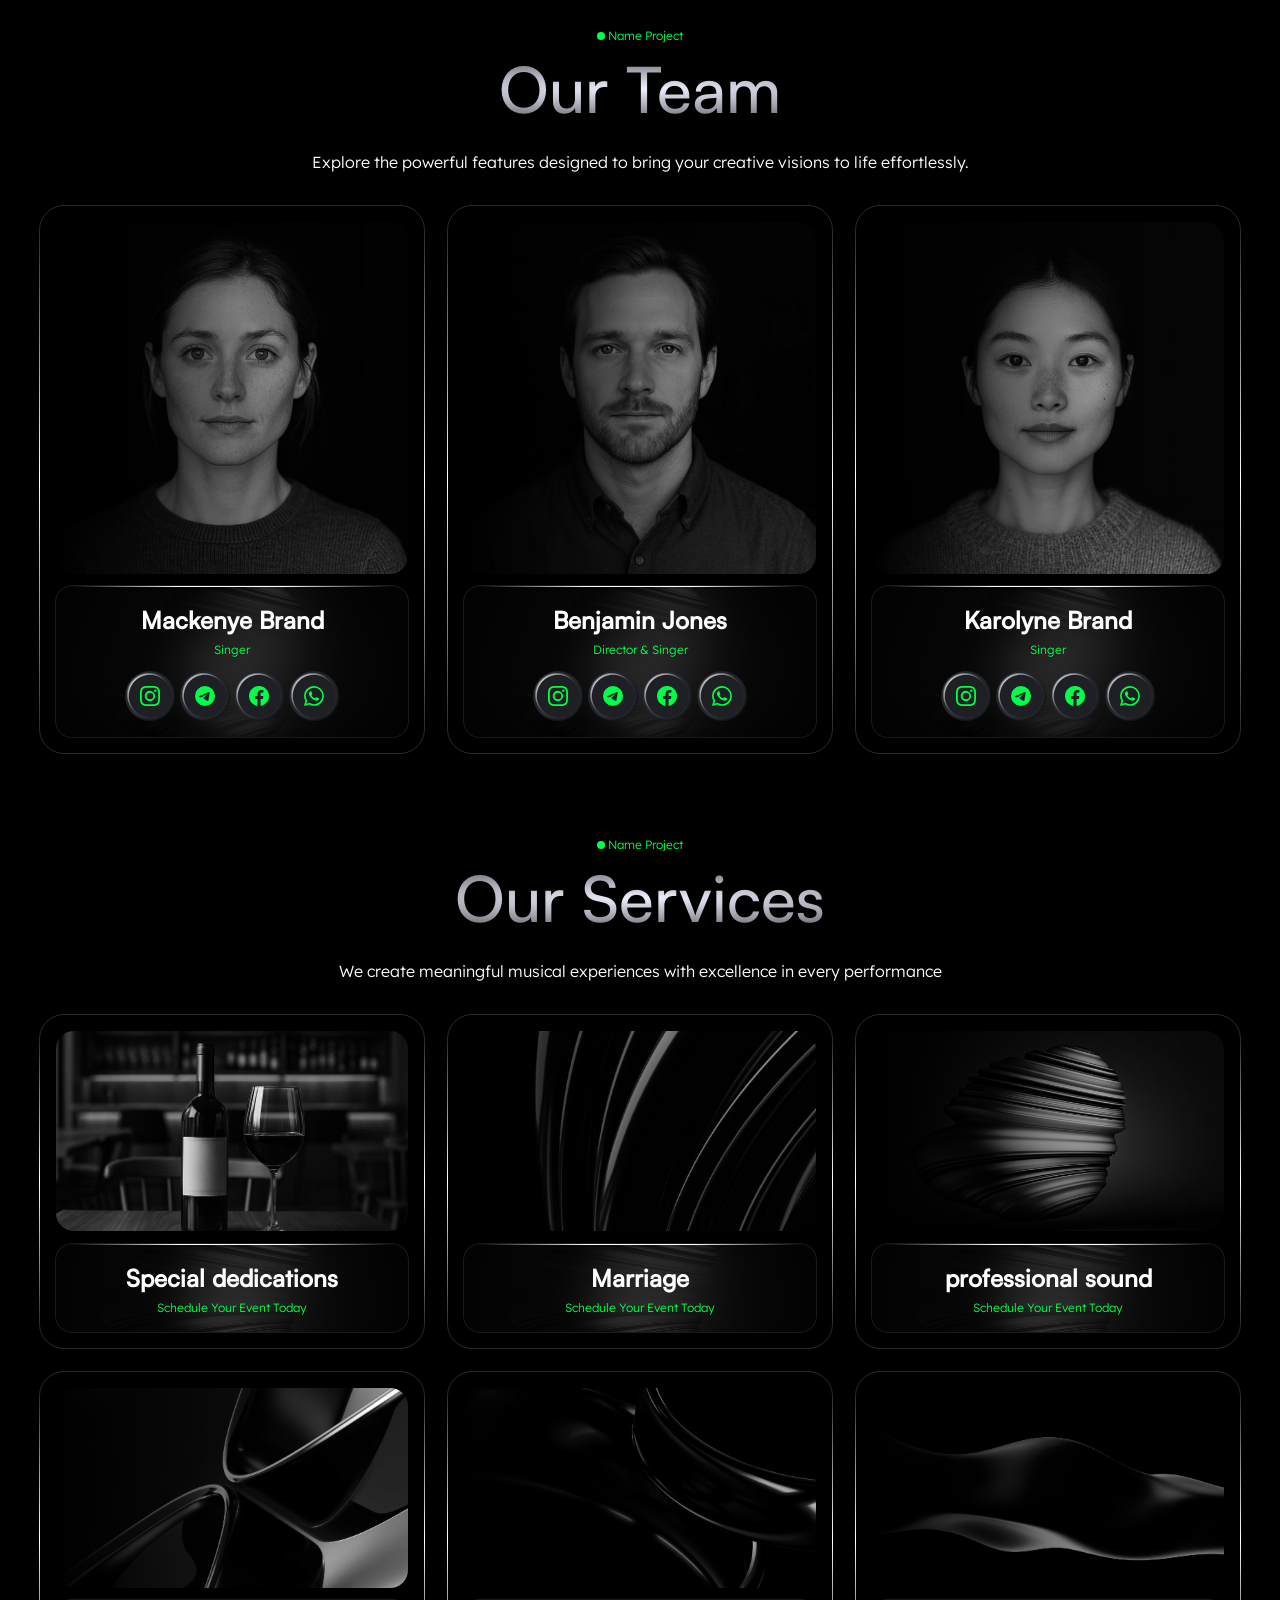
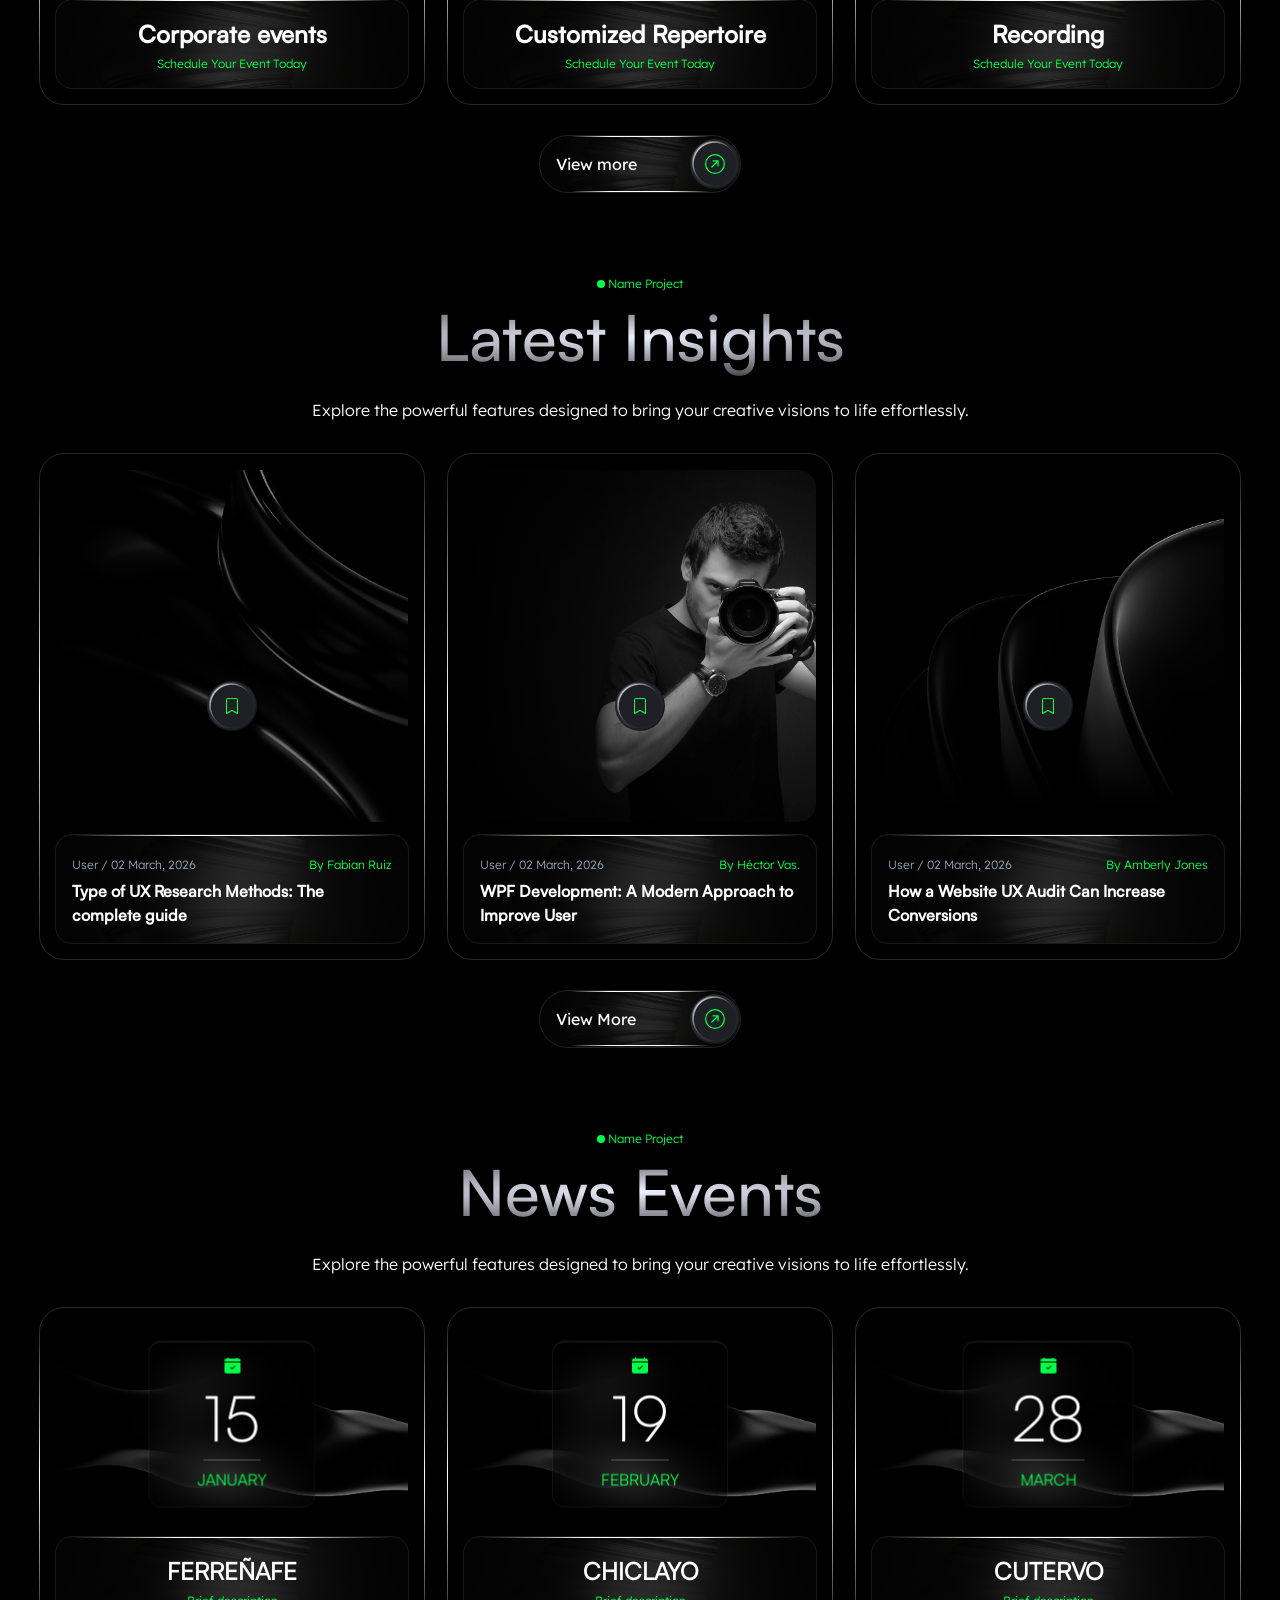
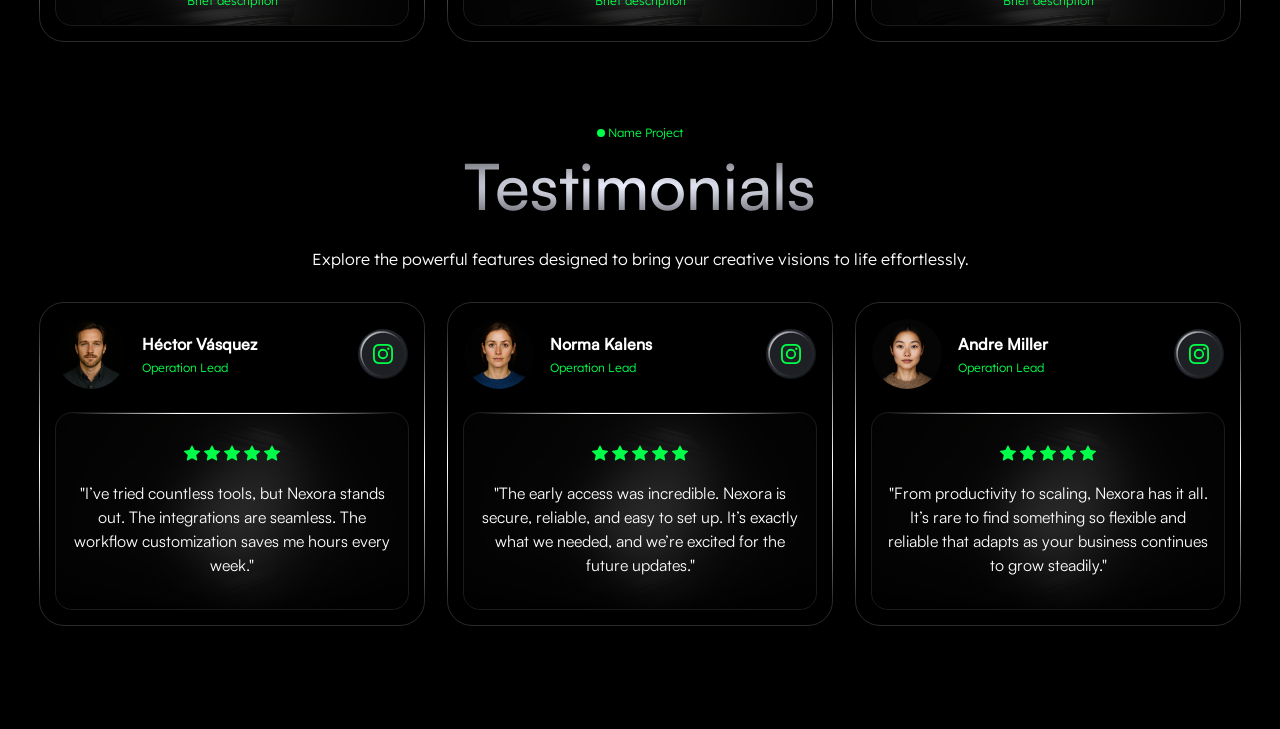
<file: index.html.html>
<!doctype html>
<html lang="en">
  <head>
    <meta charset="UTF-8" />
    <meta name="viewport" content="width=device-width, initial-scale=1.0" />
    <title>Document</title>
    <link rel="preconnect" href="https://fonts.googleapis.com" />
    <link rel="preconnect" href="https://fonts.gstatic.com" crossorigin />
    <link
      href="https://fonts.googleapis.com/css2?family=Inter:ital,opsz,wght@0,14..32,100..900;1,14..32,100..900&family=Lexend:wght@100..900&display=swap"
      rel="stylesheet"
    />
    <link rel="stylesheet" href="blog.css" />
  </head>
  <body>
    <main class="section-padding">
      <!-- SECTION-TEAM -->
      <section class="team mg-b container">
        <aside class="section-title text-center">
          <small class="brand">
            <span class="brand-circle green-brand"></span>
            <span class="green-brand">Name Project</span>
          </small>
          <h2 class="section-title-h2">Our Team</h2>
          <p class="section-title-p">
            Explore the powerful features designed to bring your creative
            visions to life effortlessly.
          </p>
        </aside>
        <div class="card">
          <aside class="card-container grid-three">
            <!-- PERSON-ONE -->
            <article class="card-item">
              <div class="card-line card-line-l"></div>
              <div class="card-image">
                <img class="card-img" src="assets/f-1.avif" alt="" />
                <div class="card-overlay"></div>
              </div>
              <div class="card-details text-center box-blur-bg">
                <h3 class="title-h3 team-person white-brand">Mackenye Brand</h3>
                <small class="team-funtion green-brand">Singer</small>
                <aside class="socials">
                  <a href="#" class="socials-icons circle-icon-black">
                    <svg
                      class="socials-icon"
                      xmlns="http://www.w3.org/2000/svg"
                      width="16"
                      height="16"
                      fill="currentColor"
                      class="bi bi-instagram"
                      viewBox="0 0 16 16"
                    >
                      <path
                        d="M8 0C5.829 0 5.556.01 4.703.048 3.85.088 3.269.222 2.76.42a3.9 3.9 0 0 0-1.417.923A3.9 3.9 0 0 0 .42 2.76C.222 3.268.087 3.85.048 4.7.01 5.555 0 5.827 0 8.001c0 2.172.01 2.444.048 3.297.04.852.174 1.433.372 1.942.205.526.478.972.923 1.417.444.445.89.719 1.416.923.51.198 1.09.333 1.942.372C5.555 15.99 5.827 16 8 16s2.444-.01 3.298-.048c.851-.04 1.434-.174 1.943-.372a3.9 3.9 0 0 0 1.416-.923c.445-.445.718-.891.923-1.417.197-.509.332-1.09.372-1.942C15.99 10.445 16 10.173 16 8s-.01-2.445-.048-3.299c-.04-.851-.175-1.433-.372-1.941a3.9 3.9 0 0 0-.923-1.417A3.9 3.9 0 0 0 13.24.42c-.51-.198-1.092-.333-1.943-.372C10.443.01 10.172 0 7.998 0zm-.717 1.442h.718c2.136 0 2.389.007 3.232.046.78.035 1.204.166 1.486.275.373.145.64.319.92.599s.453.546.598.92c.11.281.24.705.275 1.485.039.843.047 1.096.047 3.231s-.008 2.389-.047 3.232c-.035.78-.166 1.203-.275 1.485a2.5 2.5 0 0 1-.599.919c-.28.28-.546.453-.92.598-.28.11-.704.24-1.485.276-.843.038-1.096.047-3.232.047s-2.39-.009-3.233-.047c-.78-.036-1.203-.166-1.485-.276a2.5 2.5 0 0 1-.92-.598 2.5 2.5 0 0 1-.6-.92c-.109-.281-.24-.705-.275-1.485-.038-.843-.046-1.096-.046-3.233s.008-2.388.046-3.231c.036-.78.166-1.204.276-1.486.145-.373.319-.64.599-.92s.546-.453.92-.598c.282-.11.705-.24 1.485-.276.738-.034 1.024-.044 2.515-.045zm4.988 1.328a.96.96 0 1 0 0 1.92.96.96 0 0 0 0-1.92m-4.27 1.122a4.109 4.109 0 1 0 0 8.217 4.109 4.109 0 0 0 0-8.217m0 1.441a2.667 2.667 0 1 1 0 5.334 2.667 2.667 0 0 1 0-5.334"
                      />
                    </svg>
                  </a>
                  <a href="#" class="socials-icons circle-icon-black">
                    <svg
                      class="socials-icon"
                      xmlns="http://www.w3.org/2000/svg"
                      width="16"
                      height="16"
                      fill="currentColor"
                      class="bi bi-telegram"
                      viewBox="0 0 16 16"
                    >
                      <path
                        d="M16 8A8 8 0 1 1 0 8a8 8 0 0 1 16 0M8.287 5.906q-1.168.486-4.666 2.01-.567.225-.595.442c-.03.243.275.339.69.47l.175.055c.408.133.958.288 1.243.294q.39.01.868-.32 3.269-2.206 3.374-2.23c.05-.012.12-.026.166.016s.042.12.037.141c-.03.129-1.227 1.241-1.846 1.817-.193.18-.33.307-.358.336a8 8 0 0 1-.188.186c-.38.366-.664.64.015 1.088.327.216.589.393.85.571.284.194.568.387.936.629q.14.092.27.187c.331.236.63.448.997.414.214-.02.435-.22.547-.82.265-1.417.786-4.486.906-5.751a1.4 1.4 0 0 0-.013-.315.34.34 0 0 0-.114-.217.53.53 0 0 0-.31-.093c-.3.005-.763.166-2.984 1.09"
                      />
                    </svg>
                  </a>
                  <a href="#" class="socials-icons circle-icon-black">
                    <svg
                      class="socials-icon"
                      xmlns="http://www.w3.org/2000/svg"
                      width="16"
                      height="16"
                      fill="currentColor"
                      class="bi bi-facebook"
                      viewBox="0 0 16 16"
                    >
                      <path
                        d="M16 8.049c0-4.446-3.582-8.05-8-8.05C3.58 0-.002 3.603-.002 8.05c0 4.017 2.926 7.347 6.75 7.951v-5.625h-2.03V8.05H6.75V6.275c0-2.017 1.195-3.131 3.022-3.131.876 0 1.791.157 1.791.157v1.98h-1.009c-.993 0-1.303.621-1.303 1.258v1.51h2.218l-.354 2.326H9.25V16c3.824-.604 6.75-3.934 6.75-7.951"
                      />
                    </svg>
                  </a>
                  <a href="#" class="socials-icons circle-icon-black">
                    <svg
                      class="socials-icon"
                      xmlns="http://www.w3.org/2000/svg"
                      width="16"
                      height="16"
                      fill="currentColor"
                      class="bi bi-whatsapp"
                      viewBox="0 0 16 16"
                    >
                      <path
                        d="M13.601 2.326A7.85 7.85 0 0 0 7.994 0C3.627 0 .068 3.558.064 7.926c0 1.399.366 2.76 1.057 3.965L0 16l4.204-1.102a7.9 7.9 0 0 0 3.79.965h.004c4.368 0 7.926-3.558 7.93-7.93A7.9 7.9 0 0 0 13.6 2.326zM7.994 14.521a6.6 6.6 0 0 1-3.356-.92l-.24-.144-2.494.654.666-2.433-.156-.251a6.56 6.56 0 0 1-1.007-3.505c0-3.626 2.957-6.584 6.591-6.584a6.56 6.56 0 0 1 4.66 1.931 6.56 6.56 0 0 1 1.928 4.66c-.004 3.639-2.961 6.592-6.592 6.592m3.615-4.934c-.197-.099-1.17-.578-1.353-.646-.182-.065-.315-.099-.445.099-.133.197-.513.646-.627.775-.114.133-.232.148-.43.05-.197-.1-.836-.308-1.592-.985-.59-.525-.985-1.175-1.103-1.372-.114-.198-.011-.304.088-.403.087-.088.197-.232.296-.346.1-.114.133-.198.198-.33.065-.134.034-.248-.015-.347-.05-.099-.445-1.076-.612-1.47-.16-.389-.323-.335-.445-.34-.114-.007-.247-.007-.38-.007a.73.73 0 0 0-.529.247c-.182.198-.691.677-.691 1.654s.71 1.916.81 2.049c.098.133 1.394 2.132 3.383 2.992.47.205.84.326 1.129.418.475.152.904.129 1.246.08.38-.058 1.171-.48 1.338-.943.164-.464.164-.86.114-.943-.049-.084-.182-.133-.38-.232"
                      />
                    </svg>
                  </a>
                </aside>
                <div class="box-blur"></div>
                <div class="card-line-top"></div>
              </div>
              <div class="card-line card-line-r"></div>
            </article>

            <!-- PERSON-TWO -->
            <article class="card-item">
              <div class="card-line card-line-l"></div>
              <div class="card-image">
                <img class="card-img" src="assets/f-2.webp" alt="" />
                <div class="card-overlay"></div>
              </div>
              <div class="card-details text-center box-blur-bg">
                <h3 class="title-h3 white-brand">Benjamin Jones</h3>
                <small class="team-funtion green-brand">
                  Director & Singer
                </small>
                <aside class="socials">
                  <a href="#" class="socials-icons circle-icon-black">
                    <svg
                      class="socials-icon"
                      xmlns="http://www.w3.org/2000/svg"
                      width="16"
                      height="16"
                      fill="currentColor"
                      class="bi bi-instagram"
                      viewBox="0 0 16 16"
                    >
                      <path
                        d="M8 0C5.829 0 5.556.01 4.703.048 3.85.088 3.269.222 2.76.42a3.9 3.9 0 0 0-1.417.923A3.9 3.9 0 0 0 .42 2.76C.222 3.268.087 3.85.048 4.7.01 5.555 0 5.827 0 8.001c0 2.172.01 2.444.048 3.297.04.852.174 1.433.372 1.942.205.526.478.972.923 1.417.444.445.89.719 1.416.923.51.198 1.09.333 1.942.372C5.555 15.99 5.827 16 8 16s2.444-.01 3.298-.048c.851-.04 1.434-.174 1.943-.372a3.9 3.9 0 0 0 1.416-.923c.445-.445.718-.891.923-1.417.197-.509.332-1.09.372-1.942C15.99 10.445 16 10.173 16 8s-.01-2.445-.048-3.299c-.04-.851-.175-1.433-.372-1.941a3.9 3.9 0 0 0-.923-1.417A3.9 3.9 0 0 0 13.24.42c-.51-.198-1.092-.333-1.943-.372C10.443.01 10.172 0 7.998 0zm-.717 1.442h.718c2.136 0 2.389.007 3.232.046.78.035 1.204.166 1.486.275.373.145.64.319.92.599s.453.546.598.92c.11.281.24.705.275 1.485.039.843.047 1.096.047 3.231s-.008 2.389-.047 3.232c-.035.78-.166 1.203-.275 1.485a2.5 2.5 0 0 1-.599.919c-.28.28-.546.453-.92.598-.28.11-.704.24-1.485.276-.843.038-1.096.047-3.232.047s-2.39-.009-3.233-.047c-.78-.036-1.203-.166-1.485-.276a2.5 2.5 0 0 1-.92-.598 2.5 2.5 0 0 1-.6-.92c-.109-.281-.24-.705-.275-1.485-.038-.843-.046-1.096-.046-3.233s.008-2.388.046-3.231c.036-.78.166-1.204.276-1.486.145-.373.319-.64.599-.92s.546-.453.92-.598c.282-.11.705-.24 1.485-.276.738-.034 1.024-.044 2.515-.045zm4.988 1.328a.96.96 0 1 0 0 1.92.96.96 0 0 0 0-1.92m-4.27 1.122a4.109 4.109 0 1 0 0 8.217 4.109 4.109 0 0 0 0-8.217m0 1.441a2.667 2.667 0 1 1 0 5.334 2.667 2.667 0 0 1 0-5.334"
                      />
                    </svg>
                  </a>
                  <a href="#" class="socials-icons circle-icon-black">
                    <svg
                      class="socials-icon"
                      xmlns="http://www.w3.org/2000/svg"
                      width="16"
                      height="16"
                      fill="currentColor"
                      class="bi bi-telegram"
                      viewBox="0 0 16 16"
                    >
                      <path
                        d="M16 8A8 8 0 1 1 0 8a8 8 0 0 1 16 0M8.287 5.906q-1.168.486-4.666 2.01-.567.225-.595.442c-.03.243.275.339.69.47l.175.055c.408.133.958.288 1.243.294q.39.01.868-.32 3.269-2.206 3.374-2.23c.05-.012.12-.026.166.016s.042.12.037.141c-.03.129-1.227 1.241-1.846 1.817-.193.18-.33.307-.358.336a8 8 0 0 1-.188.186c-.38.366-.664.64.015 1.088.327.216.589.393.85.571.284.194.568.387.936.629q.14.092.27.187c.331.236.63.448.997.414.214-.02.435-.22.547-.82.265-1.417.786-4.486.906-5.751a1.4 1.4 0 0 0-.013-.315.34.34 0 0 0-.114-.217.53.53 0 0 0-.31-.093c-.3.005-.763.166-2.984 1.09"
                      />
                    </svg>
                  </a>
                  <a href="#" class="socials-icons circle-icon-black">
                    <svg
                      class="socials-icon"
                      xmlns="http://www.w3.org/2000/svg"
                      width="16"
                      height="16"
                      fill="currentColor"
                      class="bi bi-facebook"
                      viewBox="0 0 16 16"
                    >
                      <path
                        d="M16 8.049c0-4.446-3.582-8.05-8-8.05C3.58 0-.002 3.603-.002 8.05c0 4.017 2.926 7.347 6.75 7.951v-5.625h-2.03V8.05H6.75V6.275c0-2.017 1.195-3.131 3.022-3.131.876 0 1.791.157 1.791.157v1.98h-1.009c-.993 0-1.303.621-1.303 1.258v1.51h2.218l-.354 2.326H9.25V16c3.824-.604 6.75-3.934 6.75-7.951"
                      />
                    </svg>
                  </a>
                  <a href="#" class="socials-icons circle-icon-black">
                    <svg
                      class="socials-icon"
                      xmlns="http://www.w3.org/2000/svg"
                      width="16"
                      height="16"
                      fill="currentColor"
                      class="bi bi-whatsapp"
                      viewBox="0 0 16 16"
                    >
                      <path
                        d="M13.601 2.326A7.85 7.85 0 0 0 7.994 0C3.627 0 .068 3.558.064 7.926c0 1.399.366 2.76 1.057 3.965L0 16l4.204-1.102a7.9 7.9 0 0 0 3.79.965h.004c4.368 0 7.926-3.558 7.93-7.93A7.9 7.9 0 0 0 13.6 2.326zM7.994 14.521a6.6 6.6 0 0 1-3.356-.92l-.24-.144-2.494.654.666-2.433-.156-.251a6.56 6.56 0 0 1-1.007-3.505c0-3.626 2.957-6.584 6.591-6.584a6.56 6.56 0 0 1 4.66 1.931 6.56 6.56 0 0 1 1.928 4.66c-.004 3.639-2.961 6.592-6.592 6.592m3.615-4.934c-.197-.099-1.17-.578-1.353-.646-.182-.065-.315-.099-.445.099-.133.197-.513.646-.627.775-.114.133-.232.148-.43.05-.197-.1-.836-.308-1.592-.985-.59-.525-.985-1.175-1.103-1.372-.114-.198-.011-.304.088-.403.087-.088.197-.232.296-.346.1-.114.133-.198.198-.33.065-.134.034-.248-.015-.347-.05-.099-.445-1.076-.612-1.47-.16-.389-.323-.335-.445-.34-.114-.007-.247-.007-.38-.007a.73.73 0 0 0-.529.247c-.182.198-.691.677-.691 1.654s.71 1.916.81 2.049c.098.133 1.394 2.132 3.383 2.992.47.205.84.326 1.129.418.475.152.904.129 1.246.08.38-.058 1.171-.48 1.338-.943.164-.464.164-.86.114-.943-.049-.084-.182-.133-.38-.232"
                      />
                    </svg>
                  </a>
                </aside>
                <div class="box-blur"></div>
                <div class="card-line-top"></div>
              </div>
              <div class="card-line card-line-r"></div>
            </article>

            <!-- PERSOM-THREE -->
            <article class="card-item">
              <div class="card-line card-line-l"></div>
              <div class="card-image">
                <img class="card-img" src="assets/f-3.avif" alt="" />
                <div class="card-overlay"></div>
              </div>
              <div class="card-details text-center box-blur-bg">
                <h3 class="title-h3 team-person white-brand">Karolyne Brand</h3>
                <small class="team-funtion green-brand">Singer</small>
                <aside class="socials">
                  <a href="#" class="socials-icons circle-icon-black">
                    <svg
                      class="socials-icon"
                      xmlns="http://www.w3.org/2000/svg"
                      width="16"
                      height="16"
                      fill="currentColor"
                      class="bi bi-instagram"
                      viewBox="0 0 16 16"
                    >
                      <path
                        d="M8 0C5.829 0 5.556.01 4.703.048 3.85.088 3.269.222 2.76.42a3.9 3.9 0 0 0-1.417.923A3.9 3.9 0 0 0 .42 2.76C.222 3.268.087 3.85.048 4.7.01 5.555 0 5.827 0 8.001c0 2.172.01 2.444.048 3.297.04.852.174 1.433.372 1.942.205.526.478.972.923 1.417.444.445.89.719 1.416.923.51.198 1.09.333 1.942.372C5.555 15.99 5.827 16 8 16s2.444-.01 3.298-.048c.851-.04 1.434-.174 1.943-.372a3.9 3.9 0 0 0 1.416-.923c.445-.445.718-.891.923-1.417.197-.509.332-1.09.372-1.942C15.99 10.445 16 10.173 16 8s-.01-2.445-.048-3.299c-.04-.851-.175-1.433-.372-1.941a3.9 3.9 0 0 0-.923-1.417A3.9 3.9 0 0 0 13.24.42c-.51-.198-1.092-.333-1.943-.372C10.443.01 10.172 0 7.998 0zm-.717 1.442h.718c2.136 0 2.389.007 3.232.046.78.035 1.204.166 1.486.275.373.145.64.319.92.599s.453.546.598.92c.11.281.24.705.275 1.485.039.843.047 1.096.047 3.231s-.008 2.389-.047 3.232c-.035.78-.166 1.203-.275 1.485a2.5 2.5 0 0 1-.599.919c-.28.28-.546.453-.92.598-.28.11-.704.24-1.485.276-.843.038-1.096.047-3.232.047s-2.39-.009-3.233-.047c-.78-.036-1.203-.166-1.485-.276a2.5 2.5 0 0 1-.92-.598 2.5 2.5 0 0 1-.6-.92c-.109-.281-.24-.705-.275-1.485-.038-.843-.046-1.096-.046-3.233s.008-2.388.046-3.231c.036-.78.166-1.204.276-1.486.145-.373.319-.64.599-.92s.546-.453.92-.598c.282-.11.705-.24 1.485-.276.738-.034 1.024-.044 2.515-.045zm4.988 1.328a.96.96 0 1 0 0 1.92.96.96 0 0 0 0-1.92m-4.27 1.122a4.109 4.109 0 1 0 0 8.217 4.109 4.109 0 0 0 0-8.217m0 1.441a2.667 2.667 0 1 1 0 5.334 2.667 2.667 0 0 1 0-5.334"
                      />
                    </svg>
                  </a>
                  <a href="#" class="socials-icons circle-icon-black">
                    <svg
                      class="socials-icon"
                      xmlns="http://www.w3.org/2000/svg"
                      width="16"
                      height="16"
                      fill="currentColor"
                      class="bi bi-telegram"
                      viewBox="0 0 16 16"
                    >
                      <path
                        d="M16 8A8 8 0 1 1 0 8a8 8 0 0 1 16 0M8.287 5.906q-1.168.486-4.666 2.01-.567.225-.595.442c-.03.243.275.339.69.47l.175.055c.408.133.958.288 1.243.294q.39.01.868-.32 3.269-2.206 3.374-2.23c.05-.012.12-.026.166.016s.042.12.037.141c-.03.129-1.227 1.241-1.846 1.817-.193.18-.33.307-.358.336a8 8 0 0 1-.188.186c-.38.366-.664.64.015 1.088.327.216.589.393.85.571.284.194.568.387.936.629q.14.092.27.187c.331.236.63.448.997.414.214-.02.435-.22.547-.82.265-1.417.786-4.486.906-5.751a1.4 1.4 0 0 0-.013-.315.34.34 0 0 0-.114-.217.53.53 0 0 0-.31-.093c-.3.005-.763.166-2.984 1.09"
                      />
                    </svg>
                  </a>
                  <a href="#" class="socials-icons circle-icon-black">
                    <svg
                      class="socials-icon"
                      xmlns="http://www.w3.org/2000/svg"
                      width="16"
                      height="16"
                      fill="currentColor"
                      class="bi bi-facebook"
                      viewBox="0 0 16 16"
                    >
                      <path
                        d="M16 8.049c0-4.446-3.582-8.05-8-8.05C3.58 0-.002 3.603-.002 8.05c0 4.017 2.926 7.347 6.75 7.951v-5.625h-2.03V8.05H6.75V6.275c0-2.017 1.195-3.131 3.022-3.131.876 0 1.791.157 1.791.157v1.98h-1.009c-.993 0-1.303.621-1.303 1.258v1.51h2.218l-.354 2.326H9.25V16c3.824-.604 6.75-3.934 6.75-7.951"
                      />
                    </svg>
                  </a>
                  <a href="#" class="socials-icons circle-icon-black">
                    <svg
                      class="socials-icon"
                      xmlns="http://www.w3.org/2000/svg"
                      width="16"
                      height="16"
                      fill="currentColor"
                      class="bi bi-whatsapp"
                      viewBox="0 0 16 16"
                    >
                      <path
                        d="M13.601 2.326A7.85 7.85 0 0 0 7.994 0C3.627 0 .068 3.558.064 7.926c0 1.399.366 2.76 1.057 3.965L0 16l4.204-1.102a7.9 7.9 0 0 0 3.79.965h.004c4.368 0 7.926-3.558 7.93-7.93A7.9 7.9 0 0 0 13.6 2.326zM7.994 14.521a6.6 6.6 0 0 1-3.356-.92l-.24-.144-2.494.654.666-2.433-.156-.251a6.56 6.56 0 0 1-1.007-3.505c0-3.626 2.957-6.584 6.591-6.584a6.56 6.56 0 0 1 4.66 1.931 6.56 6.56 0 0 1 1.928 4.66c-.004 3.639-2.961 6.592-6.592 6.592m3.615-4.934c-.197-.099-1.17-.578-1.353-.646-.182-.065-.315-.099-.445.099-.133.197-.513.646-.627.775-.114.133-.232.148-.43.05-.197-.1-.836-.308-1.592-.985-.59-.525-.985-1.175-1.103-1.372-.114-.198-.011-.304.088-.403.087-.088.197-.232.296-.346.1-.114.133-.198.198-.33.065-.134.034-.248-.015-.347-.05-.099-.445-1.076-.612-1.47-.16-.389-.323-.335-.445-.34-.114-.007-.247-.007-.38-.007a.73.73 0 0 0-.529.247c-.182.198-.691.677-.691 1.654s.71 1.916.81 2.049c.098.133 1.394 2.132 3.383 2.992.47.205.84.326 1.129.418.475.152.904.129 1.246.08.38-.058 1.171-.48 1.338-.943.164-.464.164-.86.114-.943-.049-.084-.182-.133-.38-.232"
                      />
                    </svg>
                  </a>
                </aside>
                <div class="box-blur"></div>
                <div class="card-line-top"></div>
              </div>
              <div class="card-line card-line-r"></div>
            </article>
          </aside>
        </div>
      </section>

      <!-- SECTION SERVICES -->
      <section class="services mg-b container">
        <aside class="section-title text-center">
          <small class="brand">
            <span class="brand-circle green-brand"></span>
            <span class="green-brand">Name Project</span>
          </small>
          <h2 class="section-title-h2">Our Services</h2>
          <p class="section-title-p">
            We create meaningful musical experiences with excellence in every
            performance
          </p>
        </aside>
        <div class="card container">
          <aside class="card-container grid-three">
            <!-- SERVICE-1 -->
            <article class="card-item">
              <div class="card-line card-line-l"></div>
              <div class="card-image">
                <img
                  class="card-img services-img"
                  src="assets/services-2.avif"
                  alt=""
                />
              </div>
              <div class="card-details box-blur-bg">
                <aside class="services-date text-center">
                  <h3 class="title-h3">Special dedications</h3>
                  <small class="green-brand">Schedule Your Event Today</small>
                  <div class="box-blur"></div>
                </aside>
                <div class="card-line-top"></div>
              </div>
              <div class="card-line card-line-r"></div>
            </article>

            <!-- SERVICE-2 -->
            <article class="card-item">
              <div class="card-line card-line-l"></div>
              <div class="card-image">
                <img
                  class="card-img services-img"
                  src="assets/services-6.avif"
                  alt=""
                />
                <div class="card-overlay"></div>
              </div>
              <div class="card-details box-blur-bg">
                <aside class="services-date text-center">
                  <h3 class="title-h3">Marriage</h3>
                  <small class="green-brand">Schedule Your Event Today</small>
                  <div class="box-blur"></div>
                </aside>
                <div class="card-line-top"></div>
              </div>
              <div class="card-line card-line-r"></div>
            </article>

            <!-- SERVICE-3 -->
            <article class="card-item">
              <div class="card-line card-line-l"></div>
              <div class="card-image">
                <img
                  class="card-img services-img"
                  src="assets/services-3.avif"
                  alt=""
                />
                <div class="card-overlay"></div>
              </div>
              <div class="card-details box-blur-bg">
                <aside class="services-date text-center">
                  <h3 class="title-h3">professional sound</h3>
                  <small class="green-brand">Schedule Your Event Today</small>
                  <div class="box-blur"></div>
                </aside>
                <div class="card-line-top"></div>
              </div>
              <div class="card-line card-line-r"></div>
            </article>

            <!-- SERVICE-4 -->
            <article class="card-item">
              <div class="card-line card-line-l"></div>
              <div class="card-image">
                <img
                  class="card-img services-img"
                  src="assets/services-1.avif"
                  alt=""
                />
                <div class="card-overlay"></div>
              </div>
              <div class="card-details box-blur-bg">
                <aside class="services-date text-center">
                  <h3 class="title-h3">Corporate events</h3>
                  <small class="green-brand">Schedule Your Event Today</small>
                  <div class="box-blur"></div>
                </aside>
                <div class="card-line-top"></div>
              </div>
              <div class="card-line card-line-r"></div>
            </article>

            <!-- SERVICE-5 -->
            <article class="card-item">
              <div class="card-line card-line-l"></div>
              <div class="card-image">
                <img
                  class="card-img services-img"
                  src="assets/d-2.avif"
                  alt=""
                />
                <div class="card-overlay"></div>
              </div>
              <div class="card-details box-blur-bg">
                <aside class="services-date text-center">
                  <h3 class="title-h3">Customized Repertoire</h3>
                  <small class="green-brand">Schedule Your Event Today</small>
                  <div class="box-blur"></div>
                </aside>
                <div class="card-line-top"></div>
              </div>
              <div class="card-line card-line-r"></div>
            </article>

            <!-- SERVICE-6 -->
            <article class="card-item">
              <div class="card-line card-line-l"></div>
              <div class="card-image">
                <img
                  class="card-img services-img"
                  src="assets/services-4.avif"
                  alt=""
                />
                <div class="card-overlay"></div>
              </div>
              <div class="card-details box-blur-bg">
                <aside class="services-date text-center">
                  <h3 class="title-h3">Recording</h3>
                  <small class="green-brand">Schedule Your Event Today</small>
                  <div class="box-blur"></div>
                </aside>
                <div class="card-line-top"></div>
              </div>
              <div class="card-line card-line-r"></div>
            </article>
          </aside>
        </div>
        <!-- CTA-BTN -->
        <div>
          <a href="#" class="cta">
            <div class="cta-container box-blur-bg">
              <aside class="cta-box">
                <p>View more</p>
                <div class="cta-icon circle-icon-black">
                  <svg
                    xmlns="http://www.w3.org/2000/svg"
                    width="20"
                    height="20"
                    fill="currentColor"
                    class="bi bi-arrow-up-right-circle"
                    viewBox="0 0 16 16"
                  >
                    <path
                      fill-rule="evenodd"
                      d="M1 8a7 7 0 1 0 14 0A7 7 0 0 0 1 8m15 0A8 8 0 1 1 0 8a8 8 0 0 1 16 0M5.854 10.803a.5.5 0 1 1-.708-.707L9.243 6H6.475a.5.5 0 1 1 0-1h3.975a.5.5 0 0 1 .5.5v3.975a.5.5 0 1 1-1 0V6.707z"
                    />
                  </svg>
                </div>
              </aside>
              <div class="box-blur"></div>
              <div class="line-top-cta"></div>
              <div class="line-bottom-cta"></div>
            </div>
          </a>
        </div>
      </section>

      <!-- SECTION BLOG -->
      <section class="blog mg-b container">
        <aside class="section-title text-center">
          <small class="brand">
            <span class="brand-circle green-brand"></span>
            <span class="green-brand">Name Project</span>
          </small>
          <h2 class="section-title-h2">Latest Insights</h2>
          <p class="section-title-p">
            Explore the powerful features designed to bring your creative
            visions to life effortlessly.
          </p>
        </aside>
        <div class="card">
          <aside class="card-container grid-three">
            <!-- ARTICLE-1 -->
            <article class="card-item">
              <div class="card-line card-line-l"></div>
              <div class="card-image">
                <img class="card-img" src="assets/d-2.avif" alt="" />
                <div class="card-overlay"></div>
              </div>
              <div class="blog-icon circle-icon-black">
                <svg
                  xmlns="http://www.w3.org/2000/svg"
                  width="16"
                  height="16"
                  fill="currentColor"
                  class="bi bi-bookmark"
                  viewBox="0 0 16 16"
                >
                  <path
                    d="M2 2a2 2 0 0 1 2-2h8a2 2 0 0 1 2 2v13.5a.5.5 0 0 1-.777.416L8 13.101l-5.223 2.815A.5.5 0 0 1 2 15.5zm2-1a1 1 0 0 0-1 1v12.566l4.723-2.482a.5.5 0 0 1 .554 0L13 14.566V2a1 1 0 0 0-1-1z"
                  />
                </svg>
              </div>
              <div class="card-details box-blur-bg">
                <span class="blog-date">
                  <small class="blog-date-bold">User / 02 March, 2026</small>
                  <small class="blog-date-person green-brand">
                    By Fabian Ruiz
                  </small>
                </span>
                <h4 class="white-brand">
                  Type of UX Research Methods: The complete guide
                </h4>
                <div class="box-blur"></div>
                <div class="card-line-top"></div>
              </div>
              <div class="card-line card-line-r"></div>
            </article>

            <!-- ARTICLE-2 -->
            <article class="card-item">
              <div class="card-line card-line-l"></div>
              <div class="card-image">
                <img class="card-img" src="assets/img-5.jpg" alt="" />
                <!-- <video
                  src="assets/video.mp4"
                  loop
                  preload="auto"
                  playsinline=""
                  autoplay=""
                ></video> -->
                <div class="card-overlay"></div>
              </div>
              <div class="blog-icon circle-icon-black">
                <svg
                  xmlns="http://www.w3.org/2000/svg"
                  width="16"
                  height="16"
                  fill="currentColor"
                  class="bi bi-bookmark"
                  viewBox="0 0 16 16"
                >
                  <path
                    d="M2 2a2 2 0 0 1 2-2h8a2 2 0 0 1 2 2v13.5a.5.5 0 0 1-.777.416L8 13.101l-5.223 2.815A.5.5 0 0 1 2 15.5zm2-1a1 1 0 0 0-1 1v12.566l4.723-2.482a.5.5 0 0 1 .554 0L13 14.566V2a1 1 0 0 0-1-1z"
                  />
                </svg>
              </div>
              <div class="card-details box-blur-bg">
                <span class="blog-date">
                  <small class="blog-date-bold">User / 02 March, 2026</small>
                  <small class="blog-date-person green-brand">
                    By Héctor Vas.
                  </small>
                </span>
                <h4 class="white-brand">
                  WPF Development: A Modern Approach to Improve User
                </h4>
                <div class="box-blur"></div>
                <div class="card-line-top"></div>
              </div>
              <div class="card-line card-line-r"></div>
            </article>
            <!-- ARTICLE-3 -->
            <article class="card-item">
              <div class="card-line card-line-l"></div>
              <div class="card-image">
                <img class="card-img" src="assets/l-4.png" alt="" />
                <div class="card-overlay"></div>
              </div>
              <div class="blog-icon circle-icon-black">
                <svg
                  xmlns="http://www.w3.org/2000/svg"
                  width="16"
                  height="16"
                  fill="currentColor"
                  class="bi bi-bookmark"
                  viewBox="0 0 16 16"
                >
                  <path
                    d="M2 2a2 2 0 0 1 2-2h8a2 2 0 0 1 2 2v13.5a.5.5 0 0 1-.777.416L8 13.101l-5.223 2.815A.5.5 0 0 1 2 15.5zm2-1a1 1 0 0 0-1 1v12.566l4.723-2.482a.5.5 0 0 1 .554 0L13 14.566V2a1 1 0 0 0-1-1z"
                  />
                </svg>
              </div>
              <div class="card-details box-blur-bg">
                <span class="blog-date">
                  <small class="blog-date-bold">User / 02 March, 2026</small>
                  <small class="blog-date-person green-brand">
                    By Amberly Jones
                  </small>
                </span>
                <h4 class="white-brand">
                  How a Website UX Audit Can Increase Conversions
                </h4>
                <div class="box-blur"></div>
                <div class="card-line-top"></div>
              </div>
              <div class="card-line card-line-r"></div>
            </article>
          </aside>
        </div>
        <!-- CTA-BTN -->
        <div>
          <a href="#" class="cta">
            <div class="cta-container box-blur-bg">
              <aside class="cta-box">
                <p>View More</p>
                <div class="cta-icon circle-icon-black">
                  <svg
                    xmlns="http://www.w3.org/2000/svg"
                    width="20"
                    height="20"
                    fill="currentColor"
                    class="bi bi-arrow-up-right-circle"
                    viewBox="0 0 16 16"
                  >
                    <path
                      fill-rule="evenodd"
                      d="M1 8a7 7 0 1 0 14 0A7 7 0 0 0 1 8m15 0A8 8 0 1 1 0 8a8 8 0 0 1 16 0M5.854 10.803a.5.5 0 1 1-.708-.707L9.243 6H6.475a.5.5 0 1 1 0-1h3.975a.5.5 0 0 1 .5.5v3.975a.5.5 0 1 1-1 0V6.707z"
                    />
                  </svg>
                </div>
              </aside>
              <div class="box-blur"></div>
              <div class="line-top-cta"></div>
              <div class="line-bottom-cta"></div>
            </div>
          </a>
        </div>
      </section>

      <!-- EVENTS -->
      <section class="events mg-b container">
        <aside class="section-title text-center">
          <small class="brand">
            <span class="brand-circle green-brand"></span>
            <span class="green-brand">Name Project</span>
          </small>
          <h2 class="section-title-h2">News Events</h2>
          <p class="section-title-p">
            Explore the powerful features designed to bring your creative
            visions to life effortlessly.
          </p>
        </aside>
        <div class="card">
          <aside class="card-container grid-three">
            <!-- EVENTS-1 -->
            <article class="card-item events-item">
              <div class="card-line card-line-l"></div>
              <div class="card-image events-image">
                <img
                  class="card-img events-img"
                  src="assets/services-4.avif"
                  alt=""
                />
                <div class="card-overlay"></div>

                <div class="events-date text-center">
                  <svg
                    class="events-icon"
                    xmlns="http://www.w3.org/2000/svg"
                    width="16"
                    height="16"
                    fill="currentColor"
                    class="bi bi-calendar-check-fill"
                    viewBox="0 0 16 16"
                  >
                    <path
                      d="M4 .5a.5.5 0 0 0-1 0V1H2a2 2 0 0 0-2 2v1h16V3a2 2 0 0 0-2-2h-1V.5a.5.5 0 0 0-1 0V1H4zM16 14V5H0v9a2 2 0 0 0 2 2h12a2 2 0 0 0 2-2m-5.146-5.146-3 3a.5.5 0 0 1-.708 0l-1.5-1.5a.5.5 0 0 1 .708-.708L7.5 10.793l2.646-2.647a.5.5 0 0 1 .708.708"
                    />
                  </svg>
                  <div class="events-number">15</div>
                  <div class="events-month">JANUARY</div>
                </div>
              </div>

              <div class="card-details text-center box-blur-bg">
                <h3 class="title-h3 events-city">FERREÑAFE</h3>
                <small class="green-brand">Brief description</small>
                <div class="box-blur"></div>
                <div class="card-line-top"></div>
              </div>
              <div class="card-line card-line-r"></div>
            </article>

            <!-- EVENTS-2 -->
            <article class="card-item events-item">
              <div class="card-line card-line-l"></div>
              <div class="card-image events-image">
                <img
                  class="card-img events-img"
                  src="assets/services-4.avif"
                  alt=""
                />
                <div class="card-overlay"></div>

                <div class="events-date text-center">
                  <svg
                    class="events-icon"
                    xmlns="http://www.w3.org/2000/svg"
                    width="16"
                    height="16"
                    fill="currentColor"
                    class="bi bi-calendar-check-fill"
                    viewBox="0 0 16 16"
                  >
                    <path
                      d="M4 .5a.5.5 0 0 0-1 0V1H2a2 2 0 0 0-2 2v1h16V3a2 2 0 0 0-2-2h-1V.5a.5.5 0 0 0-1 0V1H4zM16 14V5H0v9a2 2 0 0 0 2 2h12a2 2 0 0 0 2-2m-5.146-5.146-3 3a.5.5 0 0 1-.708 0l-1.5-1.5a.5.5 0 0 1 .708-.708L7.5 10.793l2.646-2.647a.5.5 0 0 1 .708.708"
                    />
                  </svg>
                  <div class="events-number">19</div>
                  <div class="events-month">FEBRUARY</div>
                </div>
              </div>

              <div class="card-details text-center box-blur-bg">
                <h3 class="title-h3 events-city">CHICLAYO</h3>
                <small class="green-brand">Brief description</small>
                <div class="box-blur"></div>
                <div class="card-line-top"></div>
              </div>
              <div class="card-line card-line-r"></div>
            </article>

            <article class="card-item events-item">
              <div class="card-line card-line-l"></div>

              <div class="card-image events-image">
                <img
                  class="card-img events-img"
                  src="assets/services-4.avif"
                  alt=""
                />
                <div class="card-overlay"></div>

                <div class="events-date text-center">
                  <svg
                    class="events-icon"
                    xmlns="http://www.w3.org/2000/svg"
                    width="16"
                    height="16"
                    fill="currentColor"
                    class="bi bi-calendar-check-fill"
                    viewBox="0 0 16 16"
                  >
                    <path
                      d="M4 .5a.5.5 0 0 0-1 0V1H2a2 2 0 0 0-2 2v1h16V3a2 2 0 0 0-2-2h-1V.5a.5.5 0 0 0-1 0V1H4zM16 14V5H0v9a2 2 0 0 0 2 2h12a2 2 0 0 0 2-2m-5.146-5.146-3 3a.5.5 0 0 1-.708 0l-1.5-1.5a.5.5 0 0 1 .708-.708L7.5 10.793l2.646-2.647a.5.5 0 0 1 .708.708"
                    />
                  </svg>
                  <div class="events-number">28</div>
                  <div class="events-month">MARCH</div>
                </div>
              </div>

              <div class="card-details text-center box-blur-bg">
                <h3 class="title-h3 events-city">CUTERVO</h3>
                <small class="green-brand">Brief description</small>
                <div class="box-blur"></div>
                <div class="card-line-top"></div>
              </div>
              <div class="card-line card-line-r"></div>
            </article>
          </aside>
        </div>
      </section>

      <!-- TESTIMONIALS -->
      <section class="testimonials mg-b container">
        <aside class="section-title text-center">
          <small class="brand">
            <span class="brand-circle green-brand"></span>
            <span class="green-brand">Name Project</span>
          </small>
          <h2 class="section-title-h2">Testimonials</h2>
          <p class="section-title-p">
            Explore the powerful features designed to bring your creative
            visions to life effortlessly.
          </p>
        </aside>

        <div class="card container">
          <aside class="card-container grid-three">
            <!-- TESTIMONIALS-1 -->
            <article class="card-item">
              <div class="card-line card-line-l"></div>
              <div class="card-image testimonials-image">
                <div class="testimonials-avatar">
                  <img class="testimonials-img" src="assets/f-2.webp" alt="" />
                  <div class="tesmonials-avatar-desc">
                    <h3>Héctor Vásquez</h3>
                    <small class="green-brand">Operation Lead</small>
                  </div>
                </div>
                <div class="testimonial-icons">
                  <div class="circle-icon-black">
                    <svg
                      class="socials-icon"
                      xmlns="http://www.w3.org/2000/svg"
                      width="16"
                      height="16"
                      fill="currentColor"
                      viewBox="0 0 16 16"
                    >
                      <path
                        d="M8 0C5.829 0 5.556.01 4.703.048 3.85.088 3.269.222 2.76.42a3.9 3.9 0 0 0-1.417.923A3.9 3.9 0 0 0 .42 2.76C.222 3.268.087 3.85.048 4.7.01 5.555 0 5.827 0 8.001c0 2.172.01 2.444.048 3.297.04.852.174 1.433.372 1.942.205.526.478.972.923 1.417.444.445.89.719 1.416.923.51.198 1.09.333 1.942.372C5.555 15.99 5.827 16 8 16s2.444-.01 3.298-.048c.851-.04 1.434-.174 1.943-.372a3.9 3.9 0 0 0 1.416-.923c.445-.445.718-.891.923-1.417.197-.509.332-1.09.372-1.942C15.99 10.445 16 10.173 16 8s-.01-2.445-.048-3.299c-.04-.851-.175-1.433-.372-1.941a3.9 3.9 0 0 0-.923-1.417A3.9 3.9 0 0 0 13.24.42c-.51-.198-1.092-.333-1.943-.372C10.443.01 10.172 0 7.998 0zm-.717 1.442h.718c2.136 0 2.389.007 3.232.046.78.035 1.204.166 1.486.275.373.145.64.319.92.599s.453.546.598.92c.11.281.24.705.275 1.485.039.843.047 1.096.047 3.231s-.008 2.389-.047 3.232c-.035.78-.166 1.203-.275 1.485a2.5 2.5 0 0 1-.599.919c-.28.28-.546.453-.92.598-.28.11-.704.24-1.485.276-.843.038-1.096.047-3.232.047s-2.39-.009-3.233-.047c-.78-.036-1.203-.166-1.485-.276a2.5 2.5 0 0 1-.92-.598 2.5 2.5 0 0 1-.6-.92c-.109-.281-.24-.705-.275-1.485-.038-.843-.046-1.096-.046-3.233s.008-2.388.046-3.231c.036-.78.166-1.204.276-1.486.145-.373.319-.64.599-.92s.546-.453.92-.598c.282-.11.705-.24 1.485-.276.738-.034 1.024-.044 2.515-.045zm4.988 1.328a.96.96 0 1 0 0 1.92.96.96 0 0 0 0-1.92m-4.27 1.122a4.109 4.109 0 1 0 0 8.217 4.109 4.109 0 0 0 0-8.217m0 1.441a2.667 2.667 0 1 1 0 5.334 2.667 2.667 0 0 1 0-5.334"
                      ></path>
                    </svg>
                  </div>
                </div>
              </div>

              <div class="card-details box-blur-bg testimonials-details">
                <div class="testimonials-icons text-center">
                  <svg
                    xmlns="http://www.w3.org/2000/svg"
                    width="16"
                    height="16"
                    fill="currentColor"
                    class="bi bi-star-fill"
                    viewBox="0 0 16 16"
                  >
                    <path
                      d="M3.612 15.443c-.386.198-.824-.149-.746-.592l.83-4.73L.173 6.765c-.329-.314-.158-.888.283-.95l4.898-.696L7.538.792c.197-.39.73-.39.927 0l2.184 4.327 4.898.696c.441.062.612.636.282.95l-3.522 3.356.83 4.73c.078.443-.36.79-.746.592L8 13.187l-4.389 2.256z"
                    />
                  </svg>
                  <svg
                    xmlns="http://www.w3.org/2000/svg"
                    width="16"
                    height="16"
                    fill="currentColor"
                    class="bi bi-star-fill"
                    viewBox="0 0 16 16"
                  >
                    <path
                      d="M3.612 15.443c-.386.198-.824-.149-.746-.592l.83-4.73L.173 6.765c-.329-.314-.158-.888.283-.95l4.898-.696L7.538.792c.197-.39.73-.39.927 0l2.184 4.327 4.898.696c.441.062.612.636.282.95l-3.522 3.356.83 4.73c.078.443-.36.79-.746.592L8 13.187l-4.389 2.256z"
                    />
                  </svg>
                  <svg
                    xmlns="http://www.w3.org/2000/svg"
                    width="16"
                    height="16"
                    fill="currentColor"
                    class="bi bi-star-fill"
                    viewBox="0 0 16 16"
                  >
                    <path
                      d="M3.612 15.443c-.386.198-.824-.149-.746-.592l.83-4.73L.173 6.765c-.329-.314-.158-.888.283-.95l4.898-.696L7.538.792c.197-.39.73-.39.927 0l2.184 4.327 4.898.696c.441.062.612.636.282.95l-3.522 3.356.83 4.73c.078.443-.36.79-.746.592L8 13.187l-4.389 2.256z"
                    />
                  </svg>
                  <svg
                    xmlns="http://www.w3.org/2000/svg"
                    width="16"
                    height="16"
                    fill="currentColor"
                    class="bi bi-star-fill"
                    viewBox="0 0 16 16"
                  >
                    <path
                      d="M3.612 15.443c-.386.198-.824-.149-.746-.592l.83-4.73L.173 6.765c-.329-.314-.158-.888.283-.95l4.898-.696L7.538.792c.197-.39.73-.39.927 0l2.184 4.327 4.898.696c.441.062.612.636.282.95l-3.522 3.356.83 4.73c.078.443-.36.79-.746.592L8 13.187l-4.389 2.256z"
                    />
                  </svg>
                  <svg
                    xmlns="http://www.w3.org/2000/svg"
                    width="16"
                    height="16"
                    fill="currentColor"
                    class="bi bi-star-fill"
                    viewBox="0 0 16 16"
                  >
                    <path
                      d="M3.612 15.443c-.386.198-.824-.149-.746-.592l.83-4.73L.173 6.765c-.329-.314-.158-.888.283-.95l4.898-.696L7.538.792c.197-.39.73-.39.927 0l2.184 4.327 4.898.696c.441.062.612.636.282.95l-3.522 3.356.83 4.73c.078.443-.36.79-.746.592L8 13.187l-4.389 2.256z"
                    />
                  </svg>
                </div>
                <aside class="text-center">
                  <p class="testimonials-p">
                    "I’ve tried countless tools, but Nexora stands out. The
                    integrations are seamless. The workflow customization saves
                    me hours every week."
                  </p>
                  <div class="box-blur"></div>
                </aside>
                <div class="card-line-top"></div>
              </div>
              <div class="card-line card-line-r"></div>
            </article>

            <!-- TESTIMONIALS-2 -->
            <article class="card-item">
              <div class="card-line card-line-l"></div>
              <div class="card-image testimonials-image">
                <div class="testimonials-avatar">
                  <img class="testimonials-img" src="assets/f-1.avif" alt="" />
                  <div class="tesmonials-avatar-desc">
                    <h3>Norma Kalens</h3>
                    <small class="green-brand">Operation Lead</small>
                  </div>
                </div>
                <div class="testimonial-icons">
                  <div class="circle-icon-black">
                    <svg
                      class="socials-icon"
                      xmlns="http://www.w3.org/2000/svg"
                      width="16"
                      height="16"
                      fill="currentColor"
                      viewBox="0 0 16 16"
                    >
                      <path
                        d="M8 0C5.829 0 5.556.01 4.703.048 3.85.088 3.269.222 2.76.42a3.9 3.9 0 0 0-1.417.923A3.9 3.9 0 0 0 .42 2.76C.222 3.268.087 3.85.048 4.7.01 5.555 0 5.827 0 8.001c0 2.172.01 2.444.048 3.297.04.852.174 1.433.372 1.942.205.526.478.972.923 1.417.444.445.89.719 1.416.923.51.198 1.09.333 1.942.372C5.555 15.99 5.827 16 8 16s2.444-.01 3.298-.048c.851-.04 1.434-.174 1.943-.372a3.9 3.9 0 0 0 1.416-.923c.445-.445.718-.891.923-1.417.197-.509.332-1.09.372-1.942C15.99 10.445 16 10.173 16 8s-.01-2.445-.048-3.299c-.04-.851-.175-1.433-.372-1.941a3.9 3.9 0 0 0-.923-1.417A3.9 3.9 0 0 0 13.24.42c-.51-.198-1.092-.333-1.943-.372C10.443.01 10.172 0 7.998 0zm-.717 1.442h.718c2.136 0 2.389.007 3.232.046.78.035 1.204.166 1.486.275.373.145.64.319.92.599s.453.546.598.92c.11.281.24.705.275 1.485.039.843.047 1.096.047 3.231s-.008 2.389-.047 3.232c-.035.78-.166 1.203-.275 1.485a2.5 2.5 0 0 1-.599.919c-.28.28-.546.453-.92.598-.28.11-.704.24-1.485.276-.843.038-1.096.047-3.232.047s-2.39-.009-3.233-.047c-.78-.036-1.203-.166-1.485-.276a2.5 2.5 0 0 1-.92-.598 2.5 2.5 0 0 1-.6-.92c-.109-.281-.24-.705-.275-1.485-.038-.843-.046-1.096-.046-3.233s.008-2.388.046-3.231c.036-.78.166-1.204.276-1.486.145-.373.319-.64.599-.92s.546-.453.92-.598c.282-.11.705-.24 1.485-.276.738-.034 1.024-.044 2.515-.045zm4.988 1.328a.96.96 0 1 0 0 1.92.96.96 0 0 0 0-1.92m-4.27 1.122a4.109 4.109 0 1 0 0 8.217 4.109 4.109 0 0 0 0-8.217m0 1.441a2.667 2.667 0 1 1 0 5.334 2.667 2.667 0 0 1 0-5.334"
                      ></path>
                    </svg>
                  </div>
                </div>
              </div>

              <div class="card-details box-blur-bg testimonials-details">
                <div class="testimonials-icons text-center">
                  <svg
                    xmlns="http://www.w3.org/2000/svg"
                    width="16"
                    height="16"
                    fill="currentColor"
                    class="bi bi-star-fill"
                    viewBox="0 0 16 16"
                  >
                    <path
                      d="M3.612 15.443c-.386.198-.824-.149-.746-.592l.83-4.73L.173 6.765c-.329-.314-.158-.888.283-.95l4.898-.696L7.538.792c.197-.39.73-.39.927 0l2.184 4.327 4.898.696c.441.062.612.636.282.95l-3.522 3.356.83 4.73c.078.443-.36.79-.746.592L8 13.187l-4.389 2.256z"
                    />
                  </svg>
                  <svg
                    xmlns="http://www.w3.org/2000/svg"
                    width="16"
                    height="16"
                    fill="currentColor"
                    class="bi bi-star-fill"
                    viewBox="0 0 16 16"
                  >
                    <path
                      d="M3.612 15.443c-.386.198-.824-.149-.746-.592l.83-4.73L.173 6.765c-.329-.314-.158-.888.283-.95l4.898-.696L7.538.792c.197-.39.73-.39.927 0l2.184 4.327 4.898.696c.441.062.612.636.282.95l-3.522 3.356.83 4.73c.078.443-.36.79-.746.592L8 13.187l-4.389 2.256z"
                    />
                  </svg>
                  <svg
                    xmlns="http://www.w3.org/2000/svg"
                    width="16"
                    height="16"
                    fill="currentColor"
                    class="bi bi-star-fill"
                    viewBox="0 0 16 16"
                  >
                    <path
                      d="M3.612 15.443c-.386.198-.824-.149-.746-.592l.83-4.73L.173 6.765c-.329-.314-.158-.888.283-.95l4.898-.696L7.538.792c.197-.39.73-.39.927 0l2.184 4.327 4.898.696c.441.062.612.636.282.95l-3.522 3.356.83 4.73c.078.443-.36.79-.746.592L8 13.187l-4.389 2.256z"
                    />
                  </svg>
                  <svg
                    xmlns="http://www.w3.org/2000/svg"
                    width="16"
                    height="16"
                    fill="currentColor"
                    class="bi bi-star-fill"
                    viewBox="0 0 16 16"
                  >
                    <path
                      d="M3.612 15.443c-.386.198-.824-.149-.746-.592l.83-4.73L.173 6.765c-.329-.314-.158-.888.283-.95l4.898-.696L7.538.792c.197-.39.73-.39.927 0l2.184 4.327 4.898.696c.441.062.612.636.282.95l-3.522 3.356.83 4.73c.078.443-.36.79-.746.592L8 13.187l-4.389 2.256z"
                    />
                  </svg>
                  <svg
                    xmlns="http://www.w3.org/2000/svg"
                    width="16"
                    height="16"
                    fill="currentColor"
                    class="bi bi-star-fill"
                    viewBox="0 0 16 16"
                  >
                    <path
                      d="M3.612 15.443c-.386.198-.824-.149-.746-.592l.83-4.73L.173 6.765c-.329-.314-.158-.888.283-.95l4.898-.696L7.538.792c.197-.39.73-.39.927 0l2.184 4.327 4.898.696c.441.062.612.636.282.95l-3.522 3.356.83 4.73c.078.443-.36.79-.746.592L8 13.187l-4.389 2.256z"
                    />
                  </svg>
                </div>
                <aside class="text-center">
                  <p class="testimonials-p">
                    "The early access was incredible. Nexora is secure,
                    reliable, and easy to set up. It’s exactly what we needed,
                    and we’re excited for the future updates."
                  </p>
                  <div class="box-blur"></div>
                </aside>
                <div class="card-line-top"></div>
              </div>
              <div class="card-line card-line-r"></div>
            </article>

            <!-- TESTIMONIALS-3 -->
            <article class="card-item">
              <div class="card-line card-line-l"></div>
              <div class="card-image testimonials-image">
                <div class="testimonials-avatar">
                  <img class="testimonials-img" src="assets/f-3.avif" alt="" />
                  <div class="tesmonials-avatar-desc">
                    <h3>Andre Miller</h3>
                    <small class="green-brand">Operation Lead</small>
                  </div>
                </div>
                <div class="testimonial-icons">
                  <div class="circle-icon-black">
                    <svg
                      class="socials-icon"
                      xmlns="http://www.w3.org/2000/svg"
                      width="16"
                      height="16"
                      fill="currentColor"
                      viewBox="0 0 16 16"
                    >
                      <path
                        d="M8 0C5.829 0 5.556.01 4.703.048 3.85.088 3.269.222 2.76.42a3.9 3.9 0 0 0-1.417.923A3.9 3.9 0 0 0 .42 2.76C.222 3.268.087 3.85.048 4.7.01 5.555 0 5.827 0 8.001c0 2.172.01 2.444.048 3.297.04.852.174 1.433.372 1.942.205.526.478.972.923 1.417.444.445.89.719 1.416.923.51.198 1.09.333 1.942.372C5.555 15.99 5.827 16 8 16s2.444-.01 3.298-.048c.851-.04 1.434-.174 1.943-.372a3.9 3.9 0 0 0 1.416-.923c.445-.445.718-.891.923-1.417.197-.509.332-1.09.372-1.942C15.99 10.445 16 10.173 16 8s-.01-2.445-.048-3.299c-.04-.851-.175-1.433-.372-1.941a3.9 3.9 0 0 0-.923-1.417A3.9 3.9 0 0 0 13.24.42c-.51-.198-1.092-.333-1.943-.372C10.443.01 10.172 0 7.998 0zm-.717 1.442h.718c2.136 0 2.389.007 3.232.046.78.035 1.204.166 1.486.275.373.145.64.319.92.599s.453.546.598.92c.11.281.24.705.275 1.485.039.843.047 1.096.047 3.231s-.008 2.389-.047 3.232c-.035.78-.166 1.203-.275 1.485a2.5 2.5 0 0 1-.599.919c-.28.28-.546.453-.92.598-.28.11-.704.24-1.485.276-.843.038-1.096.047-3.232.047s-2.39-.009-3.233-.047c-.78-.036-1.203-.166-1.485-.276a2.5 2.5 0 0 1-.92-.598 2.5 2.5 0 0 1-.6-.92c-.109-.281-.24-.705-.275-1.485-.038-.843-.046-1.096-.046-3.233s.008-2.388.046-3.231c.036-.78.166-1.204.276-1.486.145-.373.319-.64.599-.92s.546-.453.92-.598c.282-.11.705-.24 1.485-.276.738-.034 1.024-.044 2.515-.045zm4.988 1.328a.96.96 0 1 0 0 1.92.96.96 0 0 0 0-1.92m-4.27 1.122a4.109 4.109 0 1 0 0 8.217 4.109 4.109 0 0 0 0-8.217m0 1.441a2.667 2.667 0 1 1 0 5.334 2.667 2.667 0 0 1 0-5.334"
                      ></path>
                    </svg>
                  </div>
                </div>
              </div>

              <div class="card-details box-blur-bg testimonials-details">
                <div class="testimonials-icons text-center">
                  <svg
                    xmlns="http://www.w3.org/2000/svg"
                    width="16"
                    height="16"
                    fill="currentColor"
                    class="bi bi-star-fill"
                    viewBox="0 0 16 16"
                  >
                    <path
                      d="M3.612 15.443c-.386.198-.824-.149-.746-.592l.83-4.73L.173 6.765c-.329-.314-.158-.888.283-.95l4.898-.696L7.538.792c.197-.39.73-.39.927 0l2.184 4.327 4.898.696c.441.062.612.636.282.95l-3.522 3.356.83 4.73c.078.443-.36.79-.746.592L8 13.187l-4.389 2.256z"
                    />
                  </svg>
                  <svg
                    xmlns="http://www.w3.org/2000/svg"
                    width="16"
                    height="16"
                    fill="currentColor"
                    class="bi bi-star-fill"
                    viewBox="0 0 16 16"
                  >
                    <path
                      d="M3.612 15.443c-.386.198-.824-.149-.746-.592l.83-4.73L.173 6.765c-.329-.314-.158-.888.283-.95l4.898-.696L7.538.792c.197-.39.73-.39.927 0l2.184 4.327 4.898.696c.441.062.612.636.282.95l-3.522 3.356.83 4.73c.078.443-.36.79-.746.592L8 13.187l-4.389 2.256z"
                    />
                  </svg>
                  <svg
                    xmlns="http://www.w3.org/2000/svg"
                    width="16"
                    height="16"
                    fill="currentColor"
                    class="bi bi-star-fill"
                    viewBox="0 0 16 16"
                  >
                    <path
                      d="M3.612 15.443c-.386.198-.824-.149-.746-.592l.83-4.73L.173 6.765c-.329-.314-.158-.888.283-.95l4.898-.696L7.538.792c.197-.39.73-.39.927 0l2.184 4.327 4.898.696c.441.062.612.636.282.95l-3.522 3.356.83 4.73c.078.443-.36.79-.746.592L8 13.187l-4.389 2.256z"
                    />
                  </svg>
                  <svg
                    xmlns="http://www.w3.org/2000/svg"
                    width="16"
                    height="16"
                    fill="currentColor"
                    class="bi bi-star-fill"
                    viewBox="0 0 16 16"
                  >
                    <path
                      d="M3.612 15.443c-.386.198-.824-.149-.746-.592l.83-4.73L.173 6.765c-.329-.314-.158-.888.283-.95l4.898-.696L7.538.792c.197-.39.73-.39.927 0l2.184 4.327 4.898.696c.441.062.612.636.282.95l-3.522 3.356.83 4.73c.078.443-.36.79-.746.592L8 13.187l-4.389 2.256z"
                    />
                  </svg>
                  <svg
                    xmlns="http://www.w3.org/2000/svg"
                    width="16"
                    height="16"
                    fill="currentColor"
                    class="bi bi-star-fill"
                    viewBox="0 0 16 16"
                  >
                    <path
                      d="M3.612 15.443c-.386.198-.824-.149-.746-.592l.83-4.73L.173 6.765c-.329-.314-.158-.888.283-.95l4.898-.696L7.538.792c.197-.39.73-.39.927 0l2.184 4.327 4.898.696c.441.062.612.636.282.95l-3.522 3.356.83 4.73c.078.443-.36.79-.746.592L8 13.187l-4.389 2.256z"
                    />
                  </svg>
                </div>
                <aside class="text-center">
                  <p class="testimonials-p">
                    "From productivity to scaling, Nexora has it all. It’s rare
                    to find something so flexible and reliable that adapts as
                    your business continues to grow steadily."
                  </p>
                  <div class="box-blur"></div>
                </aside>
                <div class="card-line-top"></div>
              </div>
              <div class="card-line card-line-r"></div>
            </article>
          </aside>
        </div>
      </section>
    </main>
  </body>
</html>
</file>
<file: blog.css>
@font-face {
  font-family: "font-500";
  src: url("assets/satoshi/Satoshi-Medium.otf");
  font-weight: 500;
}
@font-face {
  font-family: "font-400";
  src: url("assets/satoshi/Satoshi-Regular.otf");
  src: url("assets/satoshi/Satoshi-Regular.otf");
  font-weight: 400;
}

@font-face {
  font-family: "font-300";
  src: url("assets/satoshi/Satoshi-Light.otf");
  font-weight: 300;
}
:root {
  --section-black: #000;
  --black-brand: #000;
  --white-brand: #fff;
  --green-brand: #00ff48;
  --max-width: 1200px;
  --gray-hsl: 215 20.2% 65.1%;

  --f-w-300: 300;
  --f-w-400: 400;
  --f-w-500: 500;
  --f-w-600: 600;
}
* {
  box-sizing: border-box;
  font-family: "Lexend", sans-serif;
}
body {
  margin: 0;
  background-color: var(--black-brand);
}

a {
  text-decoration: none;
}

p {
  line-height: 1.5;
}

img {
  max-width: 100%;
  vertical-align: middle;
  object-fit: cover;
}
video {
  max-width: 100%;
  height: auto;
}
h1,
h2,
h3,
h4 {
  margin: 0;
  color: var(--white-brand);
  line-height: 1.5;
  font-family: font-500;
}
h3 {
  font-size: 1rem;
}
small {
  font-weight: var(--f-w-300);
  font-size: 0.75rem;
}
svg {
  fill: var(--green-brand);
}

/* === UTILITIES === */

/* Círculo verde pequeño arrriba del titulo principal */
.brand-circle {
  display: inline-block;
  width: 8px;
  height: 8px;
  background-color: var(--green-brand);
  border-radius: 50%;
}

.grid-three,
.grid-four,
.grid-two {
  width: 100%;
  display: grid;
  grid-row-gap: 24px;
  grid-column-gap: 24px;
  /* gap: 24px; */
  margin-bottom: 32px;
}
.green-brand {
  color: var(--green-brand);
}
.mg-b {
  margin-bottom: 5rem;
}
.white-brand {
  color: var(--white-brand);
}
.section-padding {
  padding: 3rem 1.3rem;
}
.section-title {
  margin-bottom: 2rem;
}
.section-title-h2 {
  background: radial-gradient(#eff1ff, black 90%);
  background-clip: text;
  -webkit-text-fill-color: transparent;
  font-size: 2.25rem;
  line-height: 1.4;
}
.section-title-p {
  color: var(--white-brand);
  font-weight: var(--f-w-300);
}
.text-center {
  text-align: center;
}
.text-left {
  text-align-last: left;
}
.text-rigth {
  text-align: right;
}
.title-h3 {
  font-size: 1.5rem;
}
/* ===  
      COMPONENT
=== */

.box-blur-bg {
  background-image: url(assets/services-3.avif);
  background-size: cover;
  background-repeat: no-repeat;
  background-position: center;
  z-index: -99;
}
.box-blur {
  position: absolute;
  top: 0;
  left: 0;
  width: 100%;
  height: 100%;
  background-color: rgba(0, 0, 0, 0.7);
  backdrop-filter: blur(25px);
  border-radius: 15px;
  z-index: -98;
  filter: grayscale(1);
}

/* CTA-BTN */
.cta {
  display: block;
  margin: 0 auto;
  width: 12.5rem;
}
.cta-container {
  position: relative;
  border-radius: 3rem;
  outline: 1px solid #222;
}

.cta-box {
  display: flex;
  justify-content: space-between;
  align-items: center;
}
.cta-box p {
  padding-left: 1rem;
  color: var(--white-brand);
}

.line-top-cta,
.line-bottom-cta {
  height: 1px;
  margin-bottom: -1px;
  z-index: 1;
  background-image: linear-gradient(
    to right,
    #0000 15%,
    #fff 35%,
    #fff 50%,
    #fff 65%,
    #0000 85%
  );
  position: absolute;
  border-radius: 48px;
}
.line-top-cta {
  inset: 0% 0% auto;
}
.line-bottom-cta {
  inset: 98% 0% auto;
}

/*=== SOCIALS === */
.socials {
  display: flex;
  justify-content: center;
  gap: 0.3rem;
  padding: 0.8rem 0 0 0;
}
.socials-icon {
  width: 20px;
  height: 20px;
}

/* === CARD === */
.card-line {
  background-image: linear-gradient(#fff0, #fff 50%, #fff0);
  min-width: 1px;
  max-width: 1px;
  position: absolute;
  top: 24px;
  bottom: 24px;
}
.card-line-top {
  height: 1px;
  margin-bottom: -1px;
  z-index: 1;
  background-image: linear-gradient(
    to right,
    #0000 5%,
    #ffffff 35%,
    #ffffff 50%,
    #ffffff 65%,
    #0000 95%
  );
  inset: 0% 0% auto;
  position: absolute;
}
.card-line-l {
  left: -1px;
}
.card-line-r {
  right: -1px;
}

.card-item {
  position: relative;
  outline: 1px solid #ffffff29;
  border-radius: 24px;
  padding: 1rem;
  background-color: black;
  backdrop-filter: blur(20px);
}
.card-image {
  position: relative;
  margin-bottom: 0.8rem;
}
.card-overlay {
  position: absolute;
  top: 0;
  left: 0;
  width: 100%;
  height: 100%;
  background-image: linear-gradient(90deg, #000000, #00000000 86%);
}
.card-img {
  filter: grayscale(1);
  aspect-ratio: 1;
  border-radius: 18px;
  object-fit: cover;
}
.card-image video {
  aspect-ratio: 1/1;
  display: block;
  object-position: 50% 50%;
}
.card-details {
  background-color: black;
  border-radius: 16px;
  position: relative;
  outline: 1px solid var(--Card-Border, rgba(255, 255, 255, 0.06));
  outline: 1px solid var(--Card-Border, rgba(255, 255, 255, 0.1));
  box-shadow: inset 0 1px 0 0 rgba(255, 255, 255, 0.1);
  padding: 1rem;
}

.circle-icon-black {
  display: grid;
  place-content: center;
  width: 50px;
  height: 50px;
  border-radius: 50%;
  z-index: 99;
  --hue: 223;
  background-image:
    radial-gradient(
      88% 88% at 50% 50%,
      hsl(var(--hue), 10%, 13%) 47%,
      hsla(var(--hue), 10%, 14%, 0) 50%
    ),
    radial-gradient(
      88% 88% at 47% 47%,
      hsl(var(--hue), 10%, 85%) 45%,
      hsla(var(--hue), 10%, 85%, 0) 50%
    ),
    radial-gradient(
      65% 70% at 40% 60%,
      hsl(var(--hue), 10%, 20%) 46%,
      hsla(var(--hue), 10%, 20%, 0) 50%
    );
  box-shadow:
    -0.0625em -0.0625em 0.0625em hsl(var(--hue), 10%, 8%) inset,
    -0.125em -0.125em 0.0625em hsl(var(--hue), 10%, 15%) inset;
  background-color: hsl(var(--hue), 10%, 15%);
}

/* BLOG-ARTICLE */
.blog-icon {
  position: absolute;
  top: 50%;
  left: 50%;
  transform: translate(-50%, -50%);
}
.blog-date {
  display: flex;
  justify-content: space-between;
  align-items: center;
  padding: 0.4rem 0;
}
.blog-date-bold {
  color: hsl(var(--gray-hsl));
}

/* SERVICES */
.services-img {
  filter: grayscale(0);
  filter: grayscale(1);
  width: 100%;
  height: 200px;
}

/*EVENTS */
.events-image {
  position: relative;
}
.events-img {
  width: 100%;
  height: 200px;
}
.events-date {
  position: absolute;
  top: 50%;
  left: 50%;
  transform: translate(-50%, -50%);
  display: flex;
  flex-direction: column;
  align-items: center;
  color: var(--white-brand);
  backdrop-filter: blur(20px);
  border-radius: 12px;
  padding: 1rem 3rem;
  border:
    1px solid,
    rgba(255, 255, 255, 0.06);
  box-shadow: inset 0 1px 0 0 rgba(255, 255, 255, 0.1);
  /* background-color: rgba(0, 0, 0, 0.4); */
}
.events-number {
  font-size: 4rem;
  font-family: font-300;
  border-bottom: 1px solid var(--Card-Border, rgba(255, 255, 255, 0.284));
  margin-bottom: 0.5rem;
  /* color: var(--green-brand); */
}
.events-month {
  font-family: font-400;
  color: var(--green-brand);
}
.events-city {
  font-family: font-400;
}

/* TESTISMONIALS */
.testimonials-image {
  display: flex;
  align-items: center;
  justify-content: space-between;
  margin-bottom: 1.5rem;
}
.testimonials-avatar {
  display: flex;
  align-items: center;
  gap: 1rem;
}
.testimonials-img {
  width: 70px;
  height: 70px;
  border-radius: 50%;
}
.testimonials-icons {
  padding: 1rem 0 0 0;
}
.testimonials-p {
  font-family: font-400;
  color: var(--white-brand);
}

@media screen and (min-width: 64em) {
  /* === UTILITIES === */
  .container {
    max-width: var(--max-width);
    margin-left: auto;
    margin-right: auto;
  }
  .grid-three {
    grid-template-columns: repeat(3, 1fr);
  }
  .grid-two {
    grid-template-columns: repeat(2, 1fr);
  }
  .grid-four {
    grid-template-columns: repeat(4, 1fr);
  }
  .section-padding {
    padding: 1.5rem 0;
  }
  .section-title-h2 {
    font-size: 4rem;
    font-weight: var(--font-600);
  }
}
</file>
